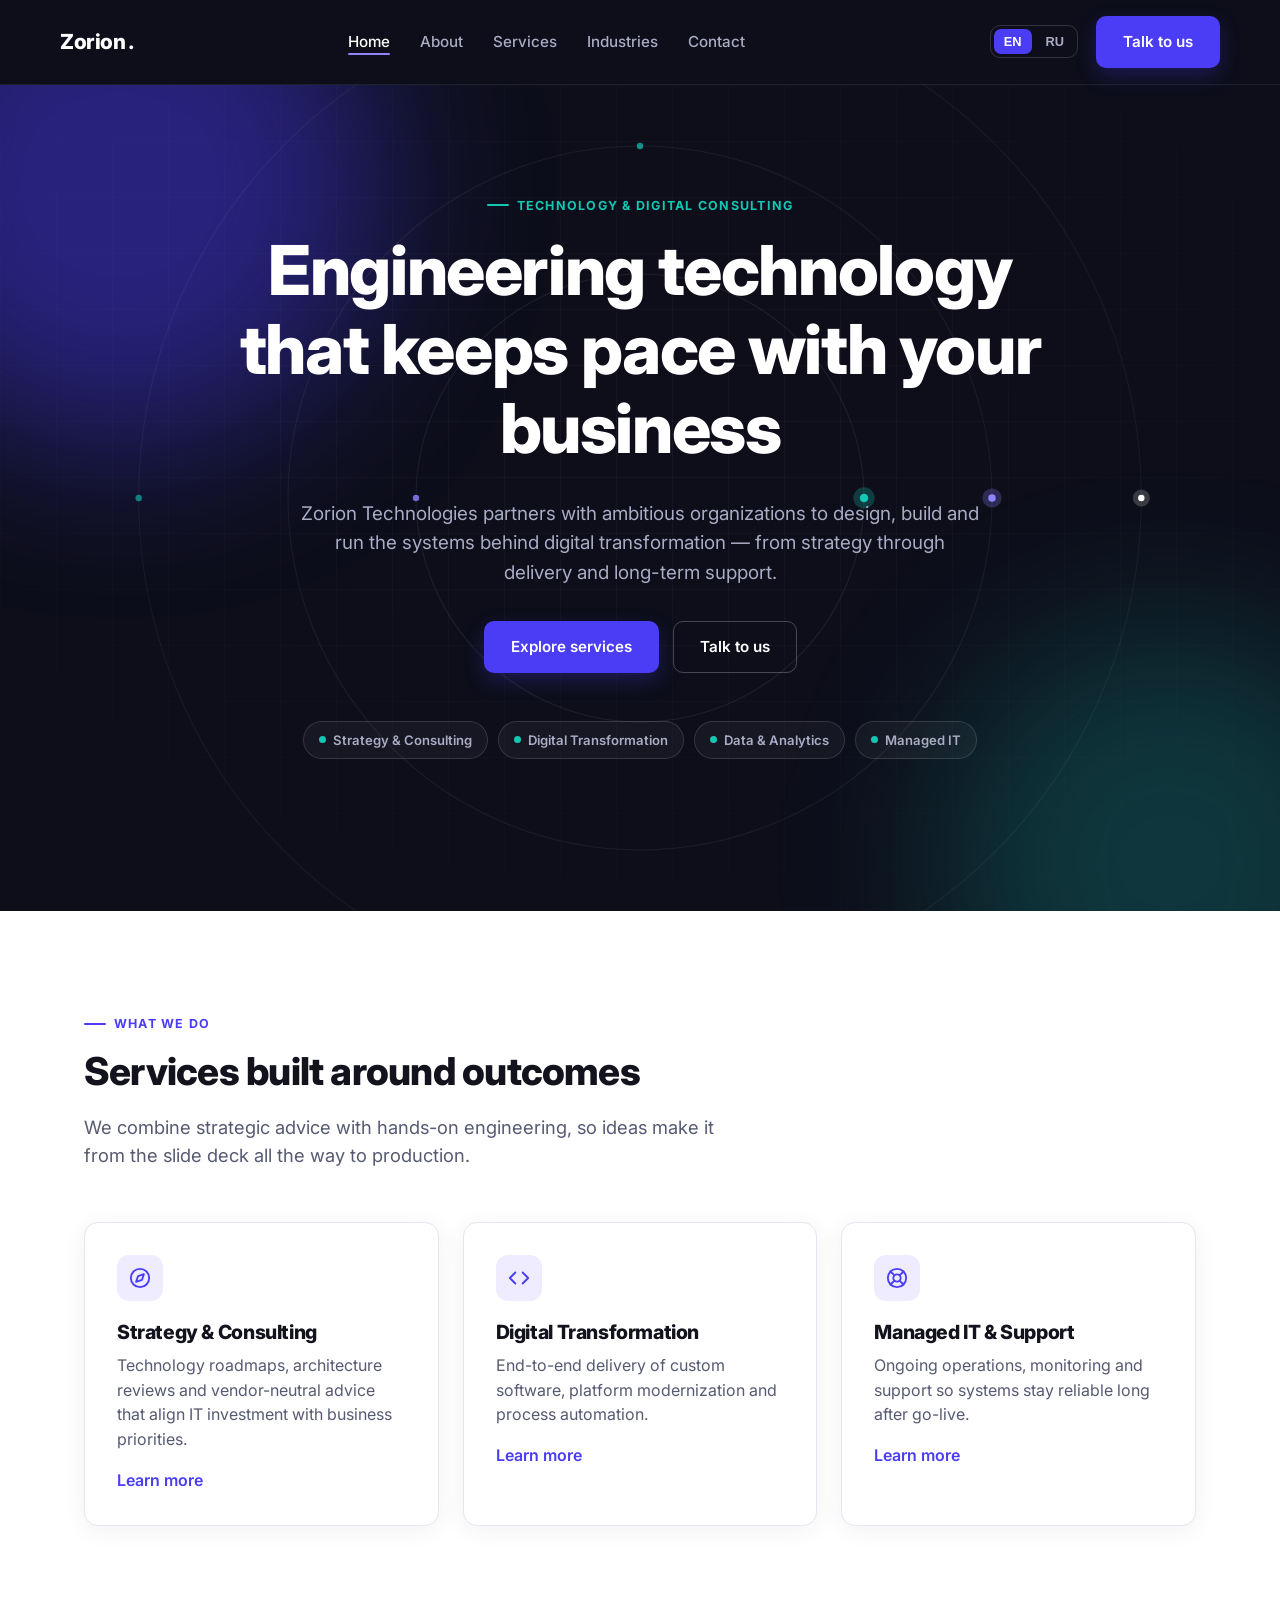
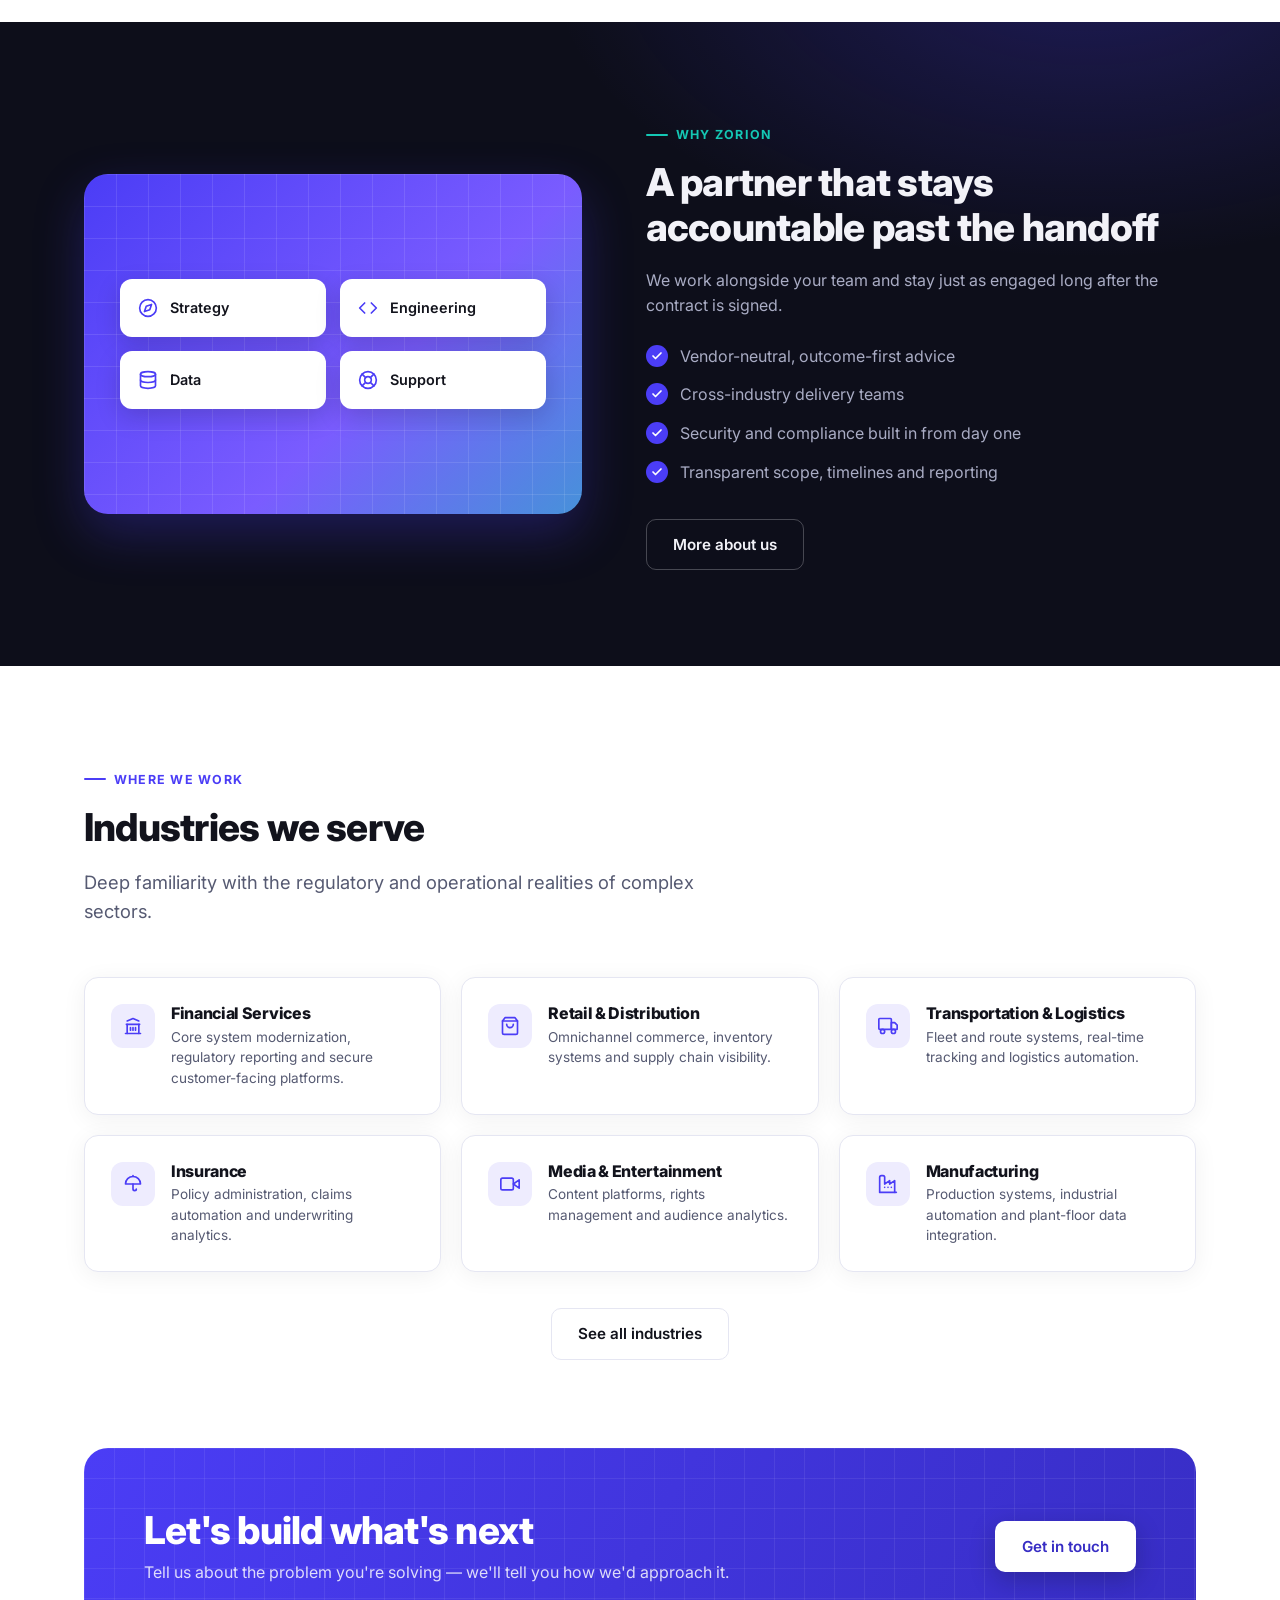
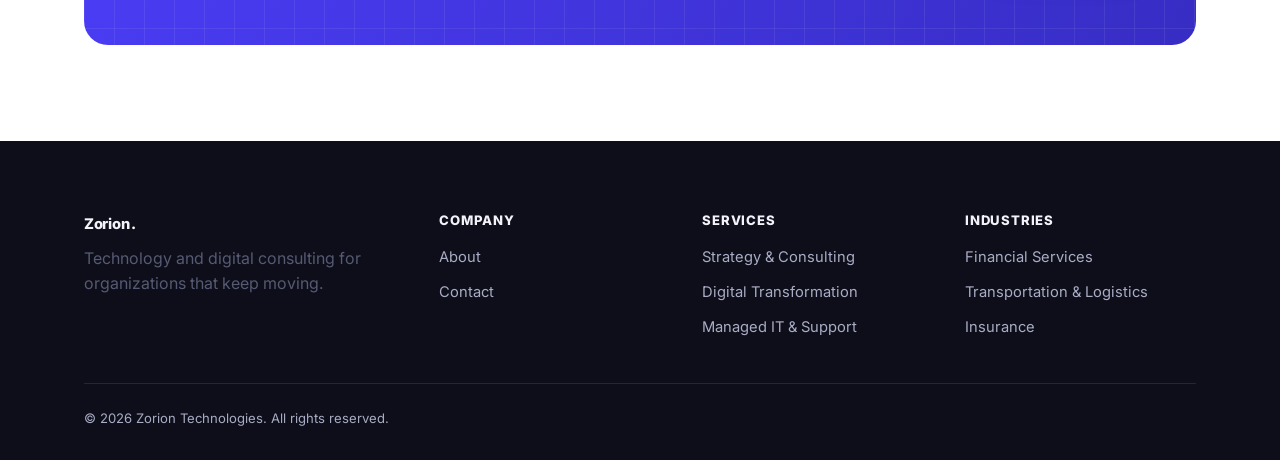
<file: index.html>
<!doctype html>
<html lang="en">
<head>
  <meta charset="UTF-8">
  <meta name="viewport" content="width=device-width, initial-scale=1">
  <title>Zorion Technologies — Technology & Digital Consulting</title>
  <meta name="description" content="Zorion Technologies partners with organizations to design, build and run the systems behind digital transformation.">
  <link rel="preconnect" href="https://fonts.googleapis.com">
  <link rel="preconnect" href="https://fonts.gstatic.com" crossorigin>
  <link href="https://fonts.googleapis.com/css2?family=Inter:wght@400;500;600;700;800&display=swap" rel="stylesheet">
  <link rel="stylesheet" href="assets/css/style.css">
</head>
<body>

  <header class="site-header">
    <div class="container nav">
      <a href="index.html" class="logo">Zorion<span class="logo-dot">.</span></a>
      <ul class="nav-links">
        <li><a href="index.html" aria-current="page" data-i18n="nav.home">Home</a></li>
        <li><a href="about.html" data-i18n="nav.about">About</a></li>
        <li><a href="services.html" data-i18n="nav.services">Services</a></li>
        <li><a href="industries.html" data-i18n="nav.industries">Industries</a></li>
        <li><a href="contact.html" data-i18n="nav.contact">Contact</a></li>
        <li><a href="contact.html" class="btn btn-primary nav-cta-mobile" data-i18n="nav.talkToUs">Talk to us</a></li>
      </ul>
      <div class="nav-right">
        <div class="lang-switch">
          <button type="button" data-lang="en">EN</button>
          <button type="button" data-lang="ru">RU</button>
        </div>
        <a href="contact.html" class="btn btn-primary" data-i18n="nav.talkToUs">Talk to us</a>
        <button class="nav-toggle" aria-label="Menu" aria-expanded="false">
          <span></span><span></span><span></span>
        </button>
      </div>
    </div>
  </header>

  <main>
    <section class="hero">
      <div class="hero-bg" aria-hidden="true">
        <div class="orb orb-1"></div>
        <div class="orb orb-2"></div>
        <svg class="orbits" viewBox="0 0 1200 800" preserveAspectRatio="xMidYMid slice" xmlns="http://www.w3.org/2000/svg">
          <g class="orbit-inner">
            <circle cx="600" cy="400" r="210" fill="none" stroke="rgba(255,255,255,0.07)" stroke-width="1"/>
            <circle cx="810" cy="400" r="10" fill="rgba(20,199,180,0.25)"/>
            <circle cx="810" cy="400" r="4" fill="#14c7b4"/>
            <circle cx="390" cy="400" r="3" fill="rgba(143,131,255,0.8)"/>
          </g>
          <g class="orbit-mid">
            <circle cx="600" cy="400" r="330" fill="none" stroke="rgba(255,255,255,0.06)" stroke-width="1"/>
            <circle cx="930" cy="400" r="9" fill="rgba(143,131,255,0.25)"/>
            <circle cx="930" cy="400" r="3.5" fill="#8f83ff"/>
            <circle cx="600" cy="70" r="3" fill="rgba(20,199,180,0.7)"/>
          </g>
          <g class="orbit-outer">
            <circle cx="600" cy="400" r="470" fill="none" stroke="rgba(255,255,255,0.05)" stroke-width="1"/>
            <circle cx="1070" cy="400" r="8" fill="rgba(255,255,255,0.18)"/>
            <circle cx="1070" cy="400" r="3" fill="#ffffff"/>
            <circle cx="130" cy="400" r="3" fill="rgba(20,199,180,0.6)"/>
          </g>
        </svg>
      </div>
      <div class="container hero-inner">
        <span class="eyebrow" data-i18n="home.heroEyebrow">Technology & Digital Consulting</span>
        <h1 data-i18n="home.heroTitle">Engineering technology that keeps pace with your business</h1>
        <p class="lede" data-i18n="home.heroLede">Zorion Technologies partners with ambitious organizations to design, build and run the systems behind digital transformation — from strategy through delivery and long-term support.</p>
        <div class="hero-actions">
          <a href="services.html" class="btn btn-primary" data-i18n="home.heroBtnPrimary">Explore services</a>
          <a href="contact.html" class="btn btn-outline" data-i18n="home.heroBtnSecondary">Talk to us</a>
        </div>
        <div class="badge-row">
          <span class="badge-pill" data-i18n="home.badge1">Strategy & Consulting</span>
          <span class="badge-pill" data-i18n="home.badge2">Digital Transformation</span>
          <span class="badge-pill" data-i18n="home.badge3">Data & Analytics</span>
          <span class="badge-pill" data-i18n="home.badge4">Managed IT</span>
        </div>
      </div>
    </section>

    <section>
      <div class="container">
        <span class="eyebrow" data-i18n="home.servicesEyebrow">What we do</span>
        <h2 data-i18n="home.servicesTitle">Services built around outcomes</h2>
        <p class="lede" data-i18n="home.servicesLede">We combine strategic advice with hands-on engineering, so ideas make it from the slide deck all the way to production.</p>

        <div class="card-grid">
          <div class="card">
            <div class="card-icon">
              <svg viewBox="0 0 24 24" fill="none" stroke="currentColor" stroke-width="2" stroke-linecap="round" stroke-linejoin="round"><circle cx="12" cy="12" r="10"/><polygon points="16.24 7.76 14.12 14.12 7.76 16.24 9.88 9.88 16.24 7.76"/></svg>
            </div>
            <h3 data-i18n="home.service1Title">Strategy & Consulting</h3>
            <p data-i18n="home.service1Desc">Technology roadmaps, architecture reviews and vendor-neutral advice that align IT investment with business priorities.</p>
            <a href="services.html" data-i18n="home.learnMore">Learn more →</a>
          </div>
          <div class="card">
            <div class="card-icon">
              <svg viewBox="0 0 24 24" fill="none" stroke="currentColor" stroke-width="2" stroke-linecap="round" stroke-linejoin="round"><polyline points="16 18 22 12 16 6"/><polyline points="8 6 2 12 8 18"/></svg>
            </div>
            <h3 data-i18n="home.service2Title">Digital Transformation</h3>
            <p data-i18n="home.service2Desc">End-to-end delivery of custom software, platform modernization and process automation.</p>
            <a href="services.html" data-i18n="home.learnMore">Learn more →</a>
          </div>
          <div class="card">
            <div class="card-icon">
              <svg viewBox="0 0 24 24" fill="none" stroke="currentColor" stroke-width="2" stroke-linecap="round" stroke-linejoin="round"><circle cx="12" cy="12" r="10"/><circle cx="12" cy="12" r="4"/><line x1="4.93" y1="4.93" x2="9.17" y2="9.17"/><line x1="14.83" y1="14.83" x2="19.07" y2="19.07"/><line x1="14.83" y1="9.17" x2="19.07" y2="4.93"/><line x1="4.93" y1="19.07" x2="9.17" y2="14.83"/></svg>
            </div>
            <h3 data-i18n="home.service3Title">Managed IT & Support</h3>
            <p data-i18n="home.service3Desc">Ongoing operations, monitoring and support so systems stay reliable long after go-live.</p>
            <a href="services.html" data-i18n="home.learnMore">Learn more →</a>
          </div>
        </div>
      </div>
    </section>

    <section class="section-dark">
      <div class="container feature-row">
        <div class="feature-media">
          <div class="visual-panel visual-panel--brand">
            <div class="panel-tiles">
              <div class="panel-tile">
                <svg viewBox="0 0 24 24" fill="none" stroke="currentColor" stroke-width="2" stroke-linecap="round" stroke-linejoin="round"><circle cx="12" cy="12" r="10"/><polygon points="16.24 7.76 14.12 14.12 7.76 16.24 9.88 9.88 16.24 7.76"/></svg>
                <span data-i18n="home.whyTile1">Strategy</span>
              </div>
              <div class="panel-tile">
                <svg viewBox="0 0 24 24" fill="none" stroke="currentColor" stroke-width="2" stroke-linecap="round" stroke-linejoin="round"><polyline points="16 18 22 12 16 6"/><polyline points="8 6 2 12 8 18"/></svg>
                <span data-i18n="home.whyTile2">Engineering</span>
              </div>
              <div class="panel-tile">
                <svg viewBox="0 0 24 24" fill="none" stroke="currentColor" stroke-width="2" stroke-linecap="round" stroke-linejoin="round"><ellipse cx="12" cy="5" rx="9" ry="3"/><path d="M21 12c0 1.66-4 3-9 3s-9-1.34-9-3"/><path d="M3 5v14c0 1.66 4 3 9 3s9-1.34 9-3V5"/></svg>
                <span data-i18n="home.whyTile3">Data</span>
              </div>
              <div class="panel-tile">
                <svg viewBox="0 0 24 24" fill="none" stroke="currentColor" stroke-width="2" stroke-linecap="round" stroke-linejoin="round"><circle cx="12" cy="12" r="10"/><circle cx="12" cy="12" r="4"/><line x1="4.93" y1="4.93" x2="9.17" y2="9.17"/><line x1="14.83" y1="14.83" x2="19.07" y2="19.07"/><line x1="14.83" y1="9.17" x2="19.07" y2="4.93"/><line x1="4.93" y1="19.07" x2="9.17" y2="14.83"/></svg>
                <span data-i18n="home.whyTile4">Support</span>
              </div>
            </div>
          </div>
        </div>
        <div>
          <span class="eyebrow" data-i18n="home.whyEyebrow">Why Zorion</span>
          <h2 data-i18n="home.whyTitle">A partner that stays accountable past the handoff</h2>
          <p data-i18n="home.whyLede">We work alongside your team and stay just as engaged long after the contract is signed.</p>
          <ul class="list-check">
            <li data-i18n="home.whyItem1">Vendor-neutral, outcome-first advice</li>
            <li data-i18n="home.whyItem2">Cross-industry delivery teams</li>
            <li data-i18n="home.whyItem3">Security and compliance built in from day one</li>
            <li data-i18n="home.whyItem4">Transparent scope, timelines and reporting</li>
          </ul>
          <div class="hero-actions">
            <a href="about.html" class="btn btn-outline" data-i18n="home.whyBtn">More about us</a>
          </div>
        </div>
      </div>
    </section>

    <section>
      <div class="container">
        <span class="eyebrow" data-i18n="home.industriesEyebrow">Where we work</span>
        <h2 data-i18n="home.industriesTitle">Industries we serve</h2>
        <p class="lede" data-i18n="home.industriesLede">Deep familiarity with the regulatory and operational realities of complex sectors.</p>

        <div class="ind-teaser-grid">
          <a href="industries.html" class="ind-tile">
            <div class="card-icon">
              <svg viewBox="0 0 24 24" fill="none" stroke="currentColor" stroke-width="2" stroke-linecap="round" stroke-linejoin="round"><path d="M3 21h18"/><path d="M4 10h16"/><path d="M5 6l7-3 7 3"/><path d="M5 10v11"/><path d="M19 10v11"/><path d="M9 14v3"/><path d="M12 14v3"/><path d="M15 14v3"/></svg>
            </div>
            <div>
              <h3 data-i18n="industries.i1Title">Financial Services</h3>
              <p data-i18n="industries.i1Desc">Core system modernization, regulatory reporting and secure customer-facing platforms.</p>
            </div>
          </a>
          <a href="industries.html" class="ind-tile">
            <div class="card-icon">
              <svg viewBox="0 0 24 24" fill="none" stroke="currentColor" stroke-width="2" stroke-linecap="round" stroke-linejoin="round"><path d="M6 2L3 6v14a2 2 0 0 0 2 2h14a2 2 0 0 0 2-2V6l-3-4z"/><line x1="3" y1="6" x2="21" y2="6"/><path d="M16 10a4 4 0 0 1-8 0"/></svg>
            </div>
            <div>
              <h3 data-i18n="industries.i2Title">Retail & Distribution</h3>
              <p data-i18n="industries.i2Desc">Omnichannel commerce, inventory systems and supply chain visibility.</p>
            </div>
          </a>
          <a href="industries.html" class="ind-tile">
            <div class="card-icon">
              <svg viewBox="0 0 24 24" fill="none" stroke="currentColor" stroke-width="2" stroke-linecap="round" stroke-linejoin="round"><rect x="1" y="3" width="15" height="13" rx="1"/><polygon points="16 8 20 8 23 11 23 16 16 16 16 8"/><circle cx="5.5" cy="18.5" r="2.5"/><circle cx="18.5" cy="18.5" r="2.5"/></svg>
            </div>
            <div>
              <h3 data-i18n="industries.i3Title">Transportation & Logistics</h3>
              <p data-i18n="industries.i3Desc">Fleet and route systems, real-time tracking and logistics automation.</p>
            </div>
          </a>
          <a href="industries.html" class="ind-tile">
            <div class="card-icon">
              <svg viewBox="0 0 24 24" fill="none" stroke="currentColor" stroke-width="2" stroke-linecap="round" stroke-linejoin="round"><path d="M12 3a9 9 0 0 1 9 9H3a9 9 0 0 1 9-9z"/><path d="M12 12v6a2 2 0 0 0 4 0"/><line x1="12" y1="2" x2="12" y2="3"/></svg>
            </div>
            <div>
              <h3 data-i18n="industries.i4Title">Insurance</h3>
              <p data-i18n="industries.i4Desc">Policy administration, claims automation and underwriting analytics.</p>
            </div>
          </a>
          <a href="industries.html" class="ind-tile">
            <div class="card-icon">
              <svg viewBox="0 0 24 24" fill="none" stroke="currentColor" stroke-width="2" stroke-linecap="round" stroke-linejoin="round"><polygon points="23 7 16 12 23 17 23 7"/><rect x="1" y="5" width="15" height="14" rx="2"/></svg>
            </div>
            <div>
              <h3 data-i18n="industries.i5Title">Media & Entertainment</h3>
              <p data-i18n="industries.i5Desc">Content platforms, rights management and audience analytics.</p>
            </div>
          </a>
          <a href="industries.html" class="ind-tile">
            <div class="card-icon">
              <svg viewBox="0 0 24 24" fill="none" stroke="currentColor" stroke-width="2" stroke-linecap="round" stroke-linejoin="round"><path d="M2 22h20"/><path d="M20 22V8l-6 4V8l-6 4V4a2 2 0 0 0-2-2H4a2 2 0 0 0-2 2v18"/><path d="M8 16h.01"/><path d="M12 16h.01"/><path d="M16 16h.01"/></svg>
            </div>
            <div>
              <h3 data-i18n="industries.i6Title">Manufacturing</h3>
              <p data-i18n="industries.i6Desc">Production systems, industrial automation and plant-floor data integration.</p>
            </div>
          </a>
        </div>

        <div class="hero-actions actions-center" style="margin-top:36px;">
          <a href="industries.html" class="btn btn-outline" data-i18n="home.industriesBtn">See all industries</a>
        </div>

        <div class="cta-band cta-follow">
          <div>
            <h2 data-i18n="home.ctaTitle">Let's build what's next</h2>
            <p data-i18n="home.ctaLede">Tell us about the problem you're solving — we'll tell you how we'd approach it.</p>
          </div>
          <a href="contact.html" class="btn btn-primary" data-i18n="home.ctaBtn">Get in touch</a>
        </div>
      </div>
    </section>
  </main>

  <footer class="site-footer">
    <div class="container">
      <div class="footer-grid">
        <div>
          <a href="index.html" class="logo">Zorion<span class="logo-dot">.</span></a>
          <p data-i18n="footer.tagline">Technology and digital consulting for organizations that keep moving.</p>
        </div>
        <div>
          <h4 data-i18n="footer.colCompany">Company</h4>
          <ul>
            <li><a href="about.html" data-i18n="nav.about">About</a></li>
            <li><a href="contact.html" data-i18n="nav.contact">Contact</a></li>
          </ul>
        </div>
        <div>
          <h4 data-i18n="footer.colServices">Services</h4>
          <ul>
            <li><a href="services.html" data-i18n="home.service1Title">Strategy & Consulting</a></li>
            <li><a href="services.html" data-i18n="home.service2Title">Digital Transformation</a></li>
            <li><a href="services.html" data-i18n="home.service3Title">Managed IT & Support</a></li>
          </ul>
        </div>
        <div>
          <h4 data-i18n="footer.colIndustries">Industries</h4>
          <ul>
            <li><a href="industries.html" data-i18n="home.ind1">Financial Services</a></li>
            <li><a href="industries.html" data-i18n="home.ind3">Transportation & Logistics</a></li>
            <li><a href="industries.html" data-i18n="home.ind4">Insurance</a></li>
          </ul>
        </div>
      </div>
      <div class="footer-bottom">
        <span data-i18n="footer.copyright">© 2026 Zorion Technologies. All rights reserved.</span>
      </div>
    </div>
  </footer>

  <script src="assets/js/i18n-data.js"></script>
  <script src="assets/js/main.js"></script>
</body>
</html>
</file>
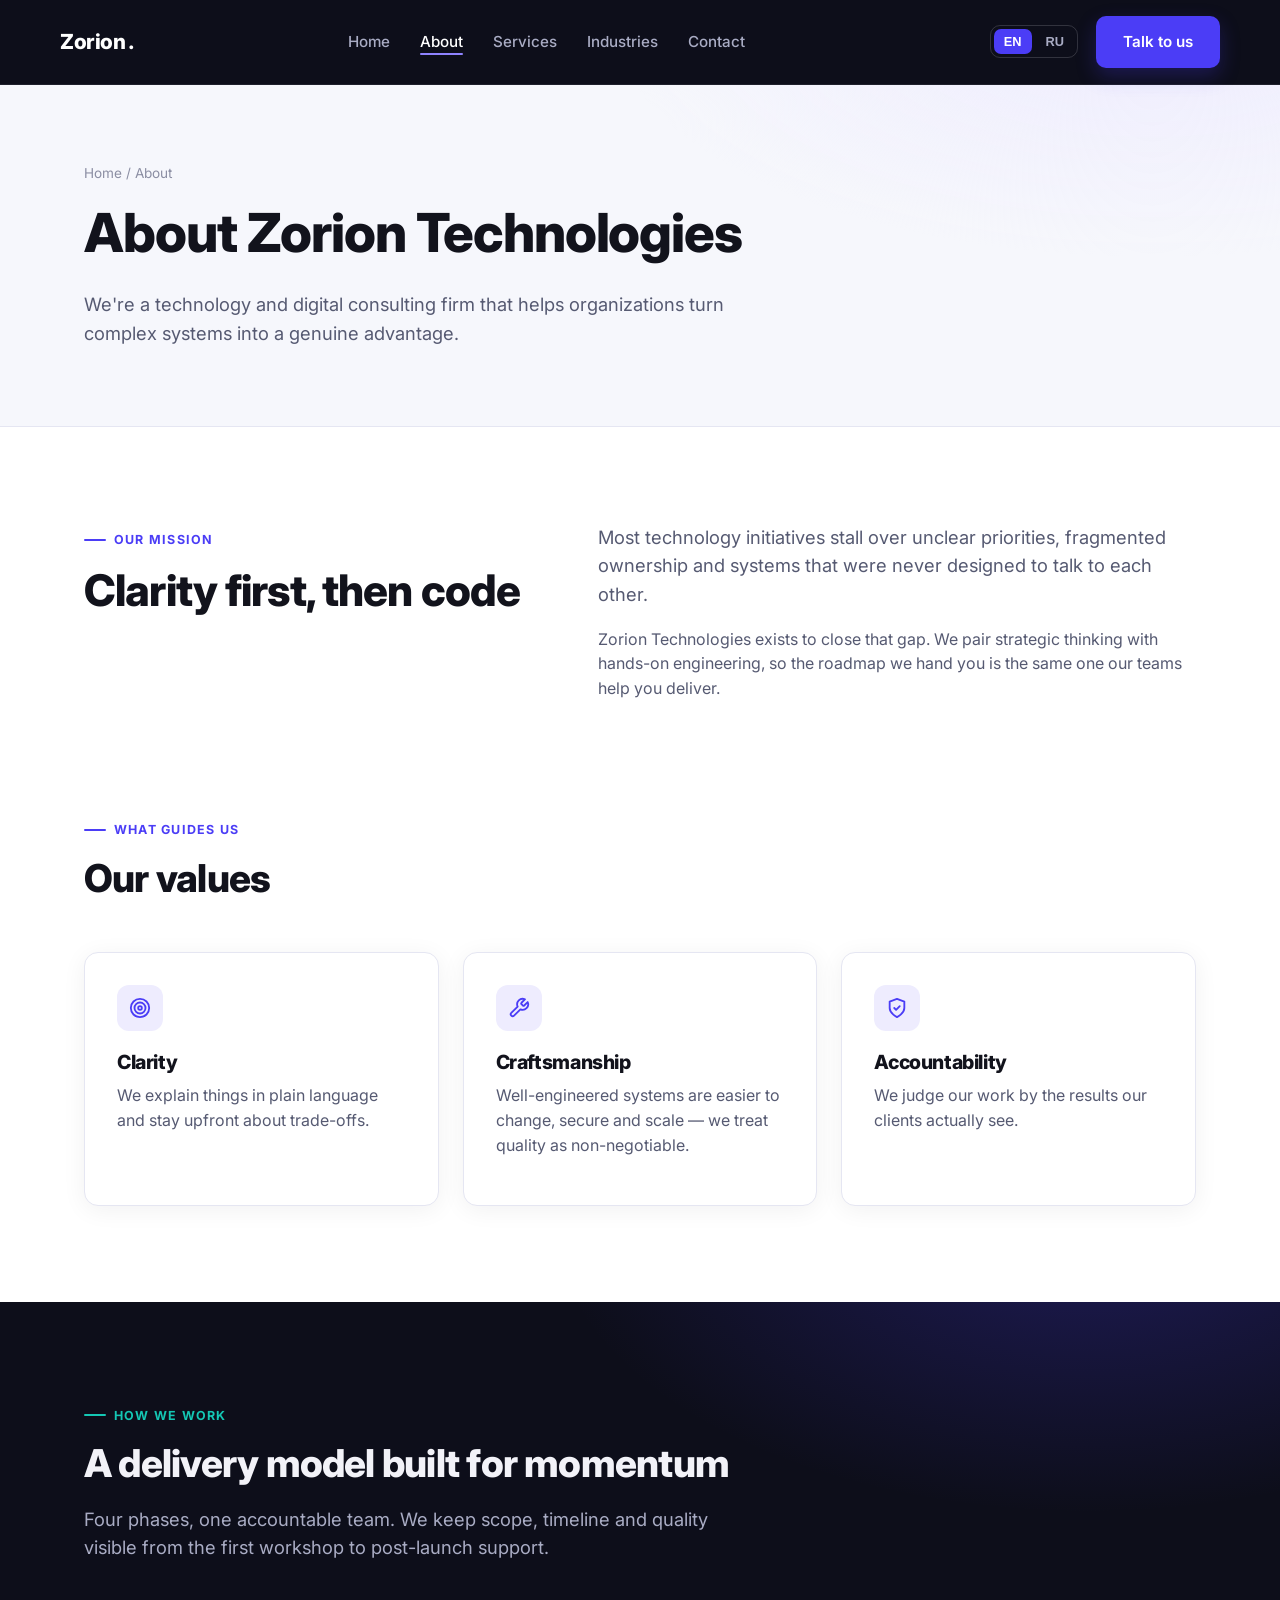
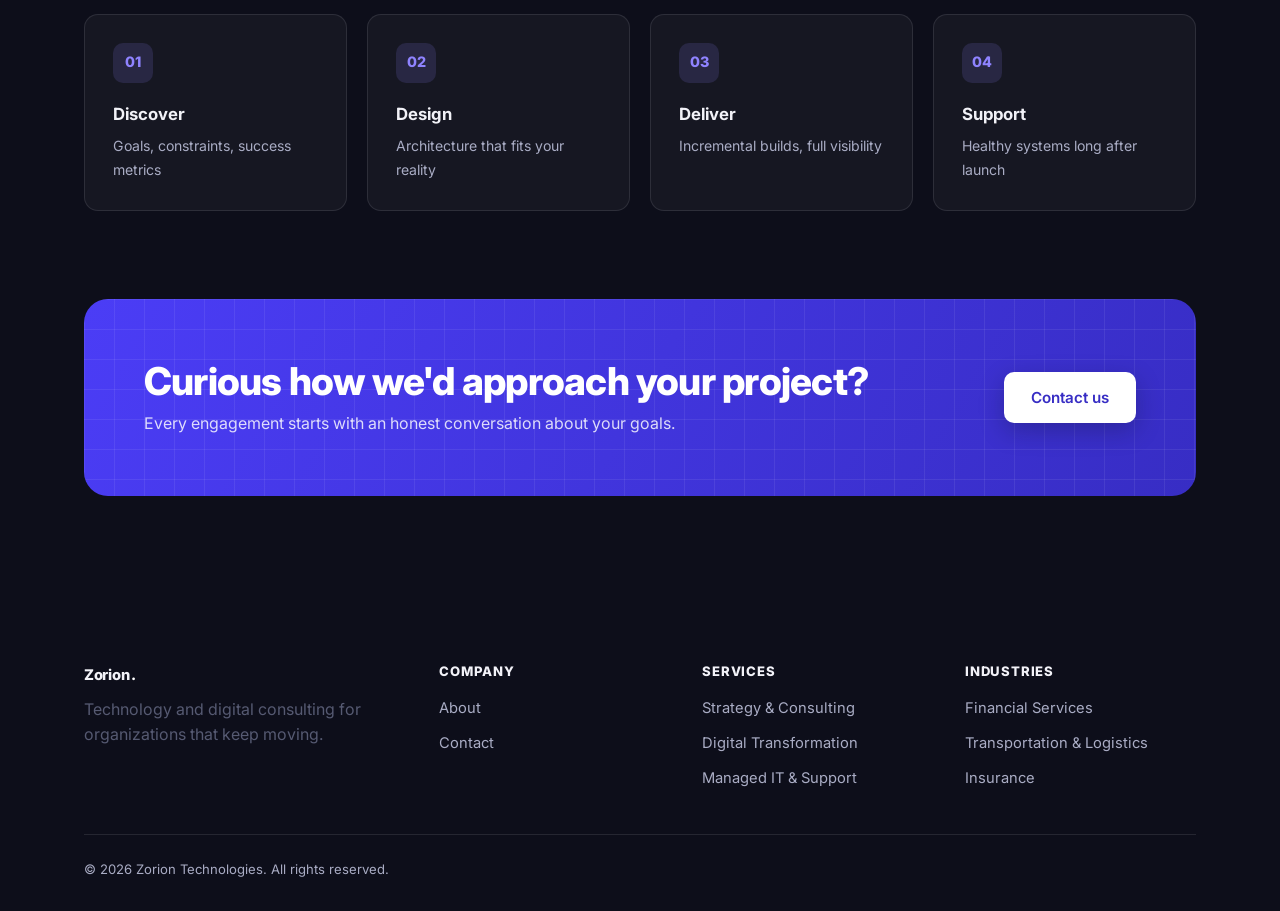
<file: about.html>
<!doctype html>
<html lang="en">
<head>
  <meta charset="UTF-8">
  <meta name="viewport" content="width=device-width, initial-scale=1">
  <title>About — Zorion Technologies</title>
  <meta name="description" content="Zorion Technologies is a technology and digital consulting firm helping organizations turn complex systems into an advantage.">
  <link rel="preconnect" href="https://fonts.googleapis.com">
  <link rel="preconnect" href="https://fonts.gstatic.com" crossorigin>
  <link href="https://fonts.googleapis.com/css2?family=Inter:wght@400;500;600;700;800&display=swap" rel="stylesheet">
  <link rel="stylesheet" href="assets/css/style.css">
</head>
<body>

  <header class="site-header">
    <div class="container nav">
      <a href="index.html" class="logo">Zorion<span class="logo-dot">.</span></a>
      <ul class="nav-links">
        <li><a href="index.html" data-i18n="nav.home">Home</a></li>
        <li><a href="about.html" aria-current="page" data-i18n="nav.about">About</a></li>
        <li><a href="services.html" data-i18n="nav.services">Services</a></li>
        <li><a href="industries.html" data-i18n="nav.industries">Industries</a></li>
        <li><a href="contact.html" data-i18n="nav.contact">Contact</a></li>
        <li><a href="contact.html" class="btn btn-primary nav-cta-mobile" data-i18n="nav.talkToUs">Talk to us</a></li>
      </ul>
      <div class="nav-right">
        <div class="lang-switch">
          <button type="button" data-lang="en">EN</button>
          <button type="button" data-lang="ru">RU</button>
        </div>
        <a href="contact.html" class="btn btn-primary" data-i18n="nav.talkToUs">Talk to us</a>
        <button class="nav-toggle" aria-label="Menu" aria-expanded="false">
          <span></span><span></span><span></span>
        </button>
      </div>
    </div>
  </header>

  <main>
    <section class="page-hero">
      <div class="container">
        <div class="breadcrumb"><a href="index.html" data-i18n="nav.home">Home</a> / <span data-i18n="about.breadcrumb">About</span></div>
        <h1 data-i18n="about.heroTitle">About Zorion Technologies</h1>
        <p class="lede" data-i18n="about.heroLede">We're a technology and digital consulting firm that helps organizations turn complex systems into a genuine advantage.</p>
      </div>
    </section>

    <section>
      <div class="container">
        <div class="statement-grid">
          <div>
            <span class="eyebrow" data-i18n="about.missionEyebrow">Our mission</span>
            <h2 data-i18n="about.missionTitle">Clarity first, then code</h2>
          </div>
          <div>
            <p class="lede" data-i18n="about.missionText1">Most technology initiatives stall over unclear priorities, fragmented ownership and systems that were never designed to talk to each other.</p>
            <p data-i18n="about.missionText2">Zorion Technologies exists to close that gap. We pair strategic thinking with hands-on engineering, so the roadmap we hand you is the same one our teams help you deliver.</p>
          </div>
        </div>

        <div class="values-block">
          <span class="eyebrow" data-i18n="about.valuesEyebrow">What guides us</span>
          <h2 data-i18n="about.valuesTitle">Our values</h2>
        </div>

        <div class="card-grid">
          <div class="card">
            <div class="card-icon">
              <svg viewBox="0 0 24 24" fill="none" stroke="currentColor" stroke-width="2" stroke-linecap="round" stroke-linejoin="round"><circle cx="12" cy="12" r="10"/><circle cx="12" cy="12" r="6"/><circle cx="12" cy="12" r="2"/></svg>
            </div>
            <h3 data-i18n="about.value1Title">Clarity</h3>
            <p data-i18n="about.value1Desc">We explain things in plain language and stay upfront about trade-offs.</p>
          </div>
          <div class="card">
            <div class="card-icon">
              <svg viewBox="0 0 24 24" fill="none" stroke="currentColor" stroke-width="2" stroke-linecap="round" stroke-linejoin="round"><path d="M14.7 6.3a1 1 0 0 0 0 1.4l1.6 1.6a1 1 0 0 0 1.4 0l3.77-3.77a6 6 0 0 1-7.94 7.94l-6.91 6.91a2.12 2.12 0 0 1-3-3l6.91-6.91a6 6 0 0 1 7.94-7.94l-3.76 3.76z"/></svg>
            </div>
            <h3 data-i18n="about.value2Title">Craftsmanship</h3>
            <p data-i18n="about.value2Desc">Well-engineered systems are easier to change, secure and scale — we treat quality as non-negotiable.</p>
          </div>
          <div class="card">
            <div class="card-icon">
              <svg viewBox="0 0 24 24" fill="none" stroke="currentColor" stroke-width="2" stroke-linecap="round" stroke-linejoin="round"><path d="M12 22s8-4 8-10V5l-8-3-8 3v7c0 6 8 10 8 10z"/><polyline points="9 12 11 14 15 10"/></svg>
            </div>
            <h3 data-i18n="about.value3Title">Accountability</h3>
            <p data-i18n="about.value3Desc">We judge our work by the results our clients actually see.</p>
          </div>
        </div>
      </div>
    </section>

    <section class="section-dark">
      <div class="container">
        <span class="eyebrow" data-i18n="about.approachEyebrow">How we work</span>
        <h2 data-i18n="about.approachTitle">A delivery model built for momentum</h2>
        <p class="lede" data-i18n="about.approachLede">Four phases, one accountable team. We keep scope, timeline and quality visible from the first workshop to post-launch support.</p>

        <div class="step-row">
          <div class="step-card">
            <div class="step-num">01</div>
            <strong data-i18n="about.step1Title">Discover</strong>
            <small data-i18n="about.step1Sub">Goals, constraints, success metrics</small>
          </div>
          <div class="step-card">
            <div class="step-num">02</div>
            <strong data-i18n="about.step2Title">Design</strong>
            <small data-i18n="about.step2Sub">Architecture that fits your reality</small>
          </div>
          <div class="step-card">
            <div class="step-num">03</div>
            <strong data-i18n="about.step3Title">Deliver</strong>
            <small data-i18n="about.step3Sub">Incremental builds, full visibility</small>
          </div>
          <div class="step-card">
            <div class="step-num">04</div>
            <strong data-i18n="about.step4Title">Support</strong>
            <small data-i18n="about.step4Sub">Healthy systems long after launch</small>
          </div>
        </div>
        <div class="cta-band cta-follow">
          <div>
            <h2 data-i18n="about.ctaTitle">Curious how we'd approach your project?</h2>
            <p data-i18n="about.ctaLede">Every engagement starts with an honest conversation about your goals.</p>
          </div>
          <a href="contact.html" class="btn btn-primary" data-i18n="about.ctaBtn">Contact us</a>
        </div>
      </div>
    </section>
  </main>

  <footer class="site-footer">
    <div class="container">
      <div class="footer-grid">
        <div>
          <a href="index.html" class="logo">Zorion<span class="logo-dot">.</span></a>
          <p data-i18n="footer.tagline">Technology and digital consulting for organizations that keep moving.</p>
        </div>
        <div>
          <h4 data-i18n="footer.colCompany">Company</h4>
          <ul>
            <li><a href="about.html" data-i18n="nav.about">About</a></li>
            <li><a href="contact.html" data-i18n="nav.contact">Contact</a></li>
          </ul>
        </div>
        <div>
          <h4 data-i18n="footer.colServices">Services</h4>
          <ul>
            <li><a href="services.html" data-i18n="home.service1Title">Strategy & Consulting</a></li>
            <li><a href="services.html" data-i18n="home.service2Title">Digital Transformation</a></li>
            <li><a href="services.html" data-i18n="home.service3Title">Managed IT & Support</a></li>
          </ul>
        </div>
        <div>
          <h4 data-i18n="footer.colIndustries">Industries</h4>
          <ul>
            <li><a href="industries.html" data-i18n="home.ind1">Financial Services</a></li>
            <li><a href="industries.html" data-i18n="home.ind3">Transportation & Logistics</a></li>
            <li><a href="industries.html" data-i18n="home.ind4">Insurance</a></li>
          </ul>
        </div>
      </div>
      <div class="footer-bottom">
        <span data-i18n="footer.copyright">© 2026 Zorion Technologies. All rights reserved.</span>
      </div>
    </div>
  </footer>

  <script src="assets/js/i18n-data.js"></script>
  <script src="assets/js/main.js"></script>
</body>
</html>
</file>
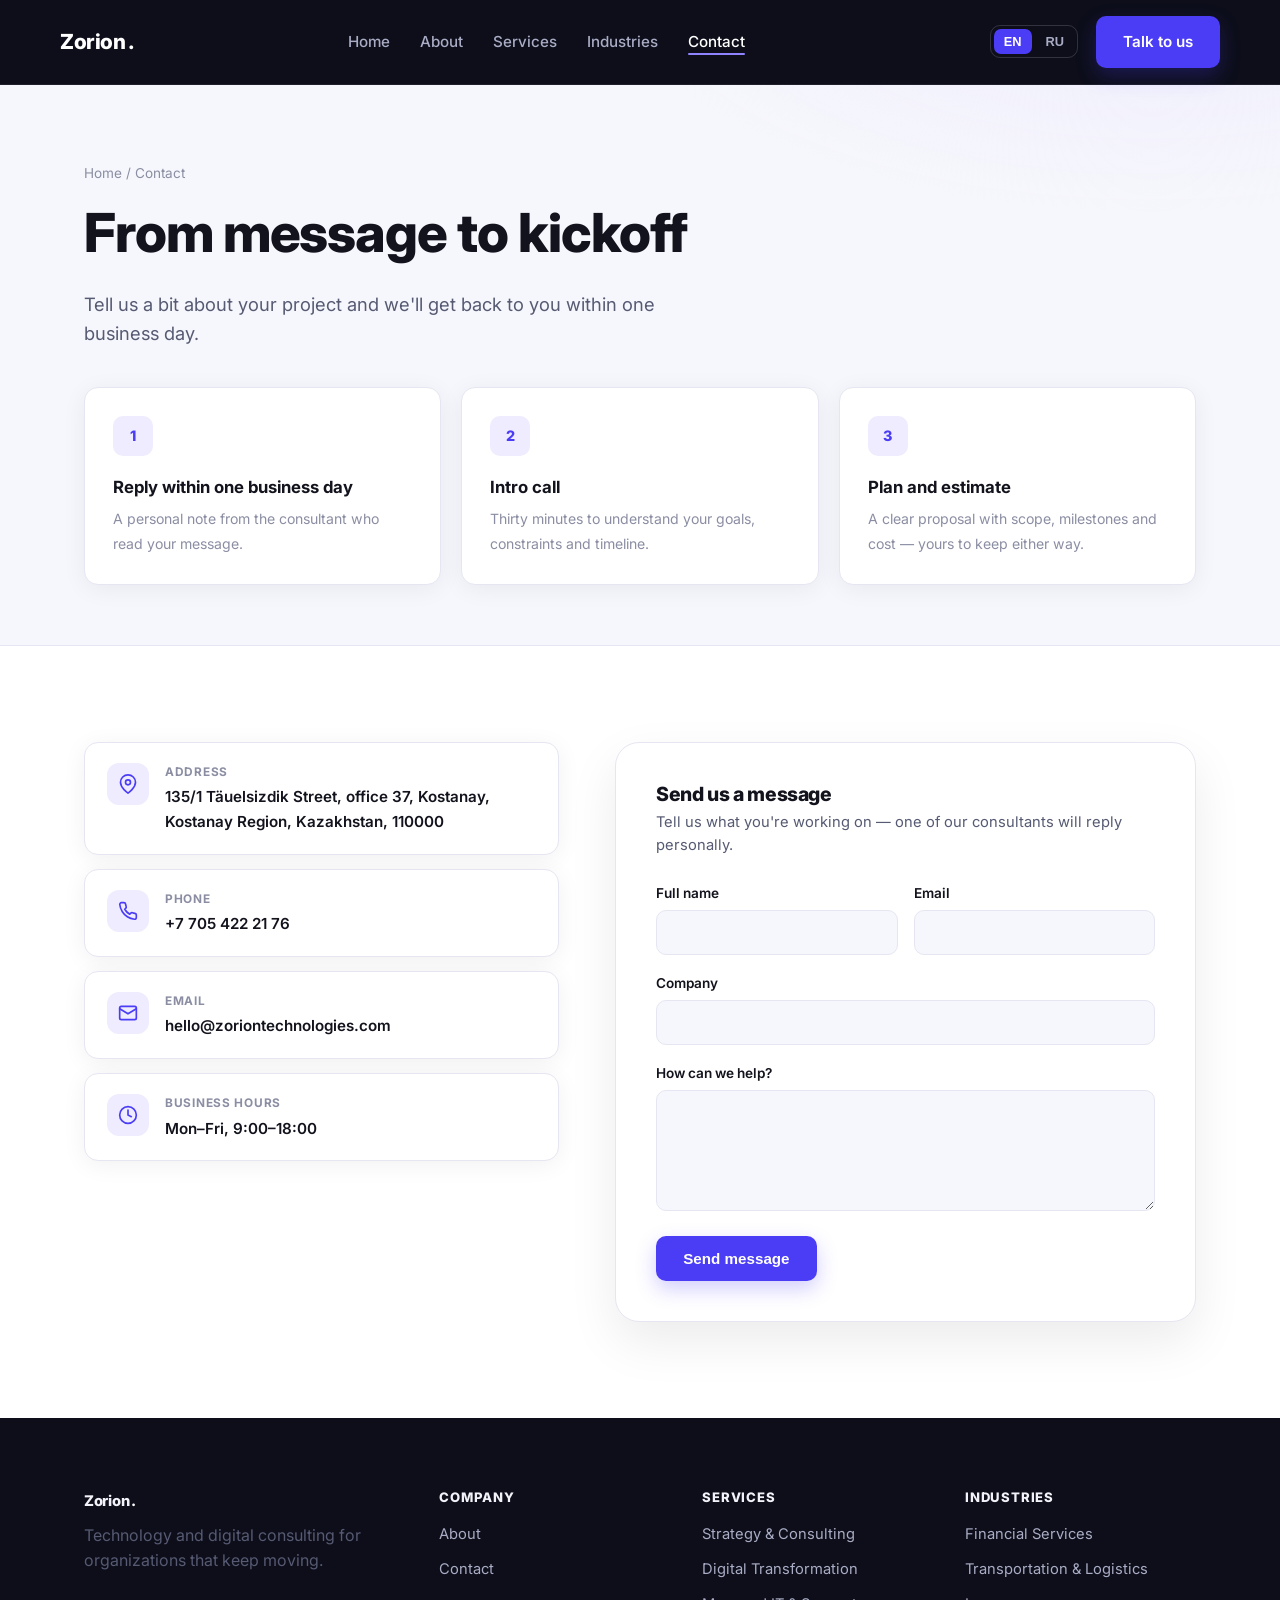
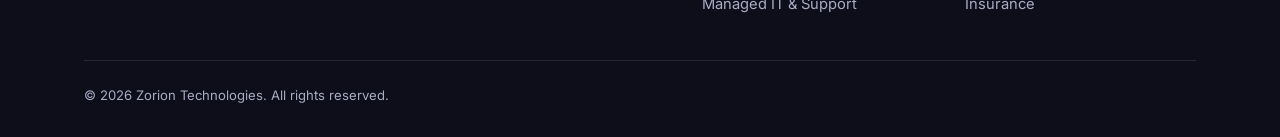
<file: contact.html>
<!doctype html>
<html lang="en">
<head>
  <meta charset="UTF-8">
  <meta name="viewport" content="width=device-width, initial-scale=1">
  <title>Contact — Zorion Technologies</title>
  <meta name="description" content="Get in touch with Zorion Technologies.">
  <link rel="preconnect" href="https://fonts.googleapis.com">
  <link rel="preconnect" href="https://fonts.gstatic.com" crossorigin>
  <link href="https://fonts.googleapis.com/css2?family=Inter:wght@400;500;600;700;800&display=swap" rel="stylesheet">
  <link rel="stylesheet" href="assets/css/style.css">
</head>
<body>

  <header class="site-header">
    <div class="container nav">
      <a href="index.html" class="logo">Zorion<span class="logo-dot">.</span></a>
      <ul class="nav-links">
        <li><a href="index.html" data-i18n="nav.home">Home</a></li>
        <li><a href="about.html" data-i18n="nav.about">About</a></li>
        <li><a href="services.html" data-i18n="nav.services">Services</a></li>
        <li><a href="industries.html" data-i18n="nav.industries">Industries</a></li>
        <li><a href="contact.html" aria-current="page" data-i18n="nav.contact">Contact</a></li>
        <li><a href="contact.html" class="btn btn-primary nav-cta-mobile" data-i18n="nav.talkToUs">Talk to us</a></li>
      </ul>
      <div class="nav-right">
        <div class="lang-switch">
          <button type="button" data-lang="en">EN</button>
          <button type="button" data-lang="ru">RU</button>
        </div>
        <a href="contact.html" class="btn btn-primary" data-i18n="nav.talkToUs">Talk to us</a>
        <button class="nav-toggle" aria-label="Menu" aria-expanded="false">
          <span></span><span></span><span></span>
        </button>
      </div>
    </div>
  </header>

  <main>
    <section class="page-hero">
      <div class="container">
        <div class="breadcrumb"><a href="index.html" data-i18n="nav.home">Home</a> / <span data-i18n="contact.breadcrumb">Contact</span></div>
        <h1 data-i18n="contact.nextTitle">From message to kickoff</h1>
        <p class="lede" data-i18n="contact.heroLede">Tell us a bit about your project and we'll get back to you within one business day.</p>

        <div class="step-row step-row--3">
          <div class="step-card">
            <div class="step-num">1</div>
            <strong data-i18n="contact.n1Title">Reply within one business day</strong>
            <small data-i18n="contact.n1Desc">A personal note from the consultant who read your message.</small>
          </div>
          <div class="step-card">
            <div class="step-num">2</div>
            <strong data-i18n="contact.n2Title">Intro call</strong>
            <small data-i18n="contact.n2Desc">Thirty minutes to understand your goals, constraints and timeline.</small>
          </div>
          <div class="step-card">
            <div class="step-num">3</div>
            <strong data-i18n="contact.n3Title">Plan and estimate</strong>
            <small data-i18n="contact.n3Desc">A clear proposal with scope, milestones and cost — yours to keep either way.</small>
          </div>
        </div>
      </div>
    </section>

    <section>
      <div class="container contact-grid">
        <div>
          <div class="channel-list">
            <div class="channel-card">
              <div class="card-icon">
                <svg viewBox="0 0 24 24" fill="none" stroke="currentColor" stroke-width="2" stroke-linecap="round" stroke-linejoin="round"><path d="M21 10c0 7-9 13-9 13s-9-6-9-13a9 9 0 0 1 18 0z"/><circle cx="12" cy="10" r="3"/></svg>
              </div>
              <div>
                <span class="label" data-i18n="contact.detailAddress">Address</span>
                <span class="value" data-i18n="contact.detailAddressValue">135/1 Täuelsizdik Street, office 37, Kostanay, Kostanay Region, Kazakhstan, 110000</span>
              </div>
            </div>
            <div class="channel-card">
              <div class="card-icon">
                <svg viewBox="0 0 24 24" fill="none" stroke="currentColor" stroke-width="2" stroke-linecap="round" stroke-linejoin="round"><path d="M22 16.92v3a2 2 0 0 1-2.18 2 19.79 19.79 0 0 1-8.63-3.07 19.5 19.5 0 0 1-6-6 19.79 19.79 0 0 1-3.07-8.67A2 2 0 0 1 4.11 2h3a2 2 0 0 1 2 1.72 12.84 12.84 0 0 0 .7 2.81 2 2 0 0 1-.45 2.11L8.09 9.91a16 16 0 0 0 6 6l1.27-1.27a2 2 0 0 1 2.11-.45 12.84 12.84 0 0 0 2.81.7A2 2 0 0 1 22 16.92z"/></svg>
              </div>
              <div>
                <span class="label" data-i18n="contact.detailPhone">Phone</span>
                <span class="value" data-i18n="contact.detailPhoneValue">+7 705 422 21 76</span>
              </div>
            </div>
            <div class="channel-card">
              <div class="card-icon">
                <svg viewBox="0 0 24 24" fill="none" stroke="currentColor" stroke-width="2" stroke-linecap="round" stroke-linejoin="round"><rect x="2" y="4" width="20" height="16" rx="2"/><path d="m22 7-10 6L2 7"/></svg>
              </div>
              <div>
                <span class="label" data-i18n="contact.detailEmail">Email</span>
                <span class="value" data-i18n="contact.detailEmailValue">hello@zoriontechnologies.com</span>
              </div>
            </div>
            <div class="channel-card">
              <div class="card-icon">
                <svg viewBox="0 0 24 24" fill="none" stroke="currentColor" stroke-width="2" stroke-linecap="round" stroke-linejoin="round"><circle cx="12" cy="12" r="10"/><polyline points="12 6 12 12 16 14"/></svg>
              </div>
              <div>
                <span class="label" data-i18n="contact.detailHours">Business hours</span>
                <span class="value" data-i18n="contact.detailHoursValue">Mon–Fri, 9:00–18:00</span>
              </div>
            </div>
          </div>
        </div>

        <div>
          <div class="form-card">
            <h3 data-i18n="contact.formTitle">Send us a message</h3>
            <p class="form-sub" data-i18n="contact.formSub">Tell us what you're working on — one of our consultants will reply personally.</p>
            <form id="contact-form">
              <div class="form-row">
                <div class="form-field">
                  <label for="name" data-i18n="contact.formName">Full name</label>
                  <input type="text" id="name" name="name" required>
                </div>
                <div class="form-field">
                  <label for="email" data-i18n="contact.formEmail">Email</label>
                  <input type="email" id="email" name="email" required>
                </div>
              </div>
              <div class="form-field">
                <label for="company" data-i18n="contact.formCompany">Company</label>
                <input type="text" id="company" name="company">
              </div>
              <div class="form-field">
                <label for="message" data-i18n="contact.formMessage">How can we help?</label>
                <textarea id="message" name="message" rows="5" required></textarea>
              </div>
              <button type="submit" class="btn btn-primary" data-i18n="contact.formSubmit">Send message</button>
            </form>
          </div>
        </div>
      </div>
    </section>

  </main>

  <footer class="site-footer">
    <div class="container">
      <div class="footer-grid">
        <div>
          <a href="index.html" class="logo">Zorion<span class="logo-dot">.</span></a>
          <p data-i18n="footer.tagline">Technology and digital consulting for organizations that keep moving.</p>
        </div>
        <div>
          <h4 data-i18n="footer.colCompany">Company</h4>
          <ul>
            <li><a href="about.html" data-i18n="nav.about">About</a></li>
            <li><a href="contact.html" data-i18n="nav.contact">Contact</a></li>
          </ul>
        </div>
        <div>
          <h4 data-i18n="footer.colServices">Services</h4>
          <ul>
            <li><a href="services.html" data-i18n="home.service1Title">Strategy & Consulting</a></li>
            <li><a href="services.html" data-i18n="home.service2Title">Digital Transformation</a></li>
            <li><a href="services.html" data-i18n="home.service3Title">Managed IT & Support</a></li>
          </ul>
        </div>
        <div>
          <h4 data-i18n="footer.colIndustries">Industries</h4>
          <ul>
            <li><a href="industries.html" data-i18n="home.ind1">Financial Services</a></li>
            <li><a href="industries.html" data-i18n="home.ind3">Transportation & Logistics</a></li>
            <li><a href="industries.html" data-i18n="home.ind4">Insurance</a></li>
          </ul>
        </div>
      </div>
      <div class="footer-bottom">
        <span data-i18n="footer.copyright">© 2026 Zorion Technologies. All rights reserved.</span>
      </div>
    </div>
  </footer>

  <script src="assets/js/i18n-data.js"></script>
  <script src="assets/js/main.js"></script>
</body>
</html>
</file>
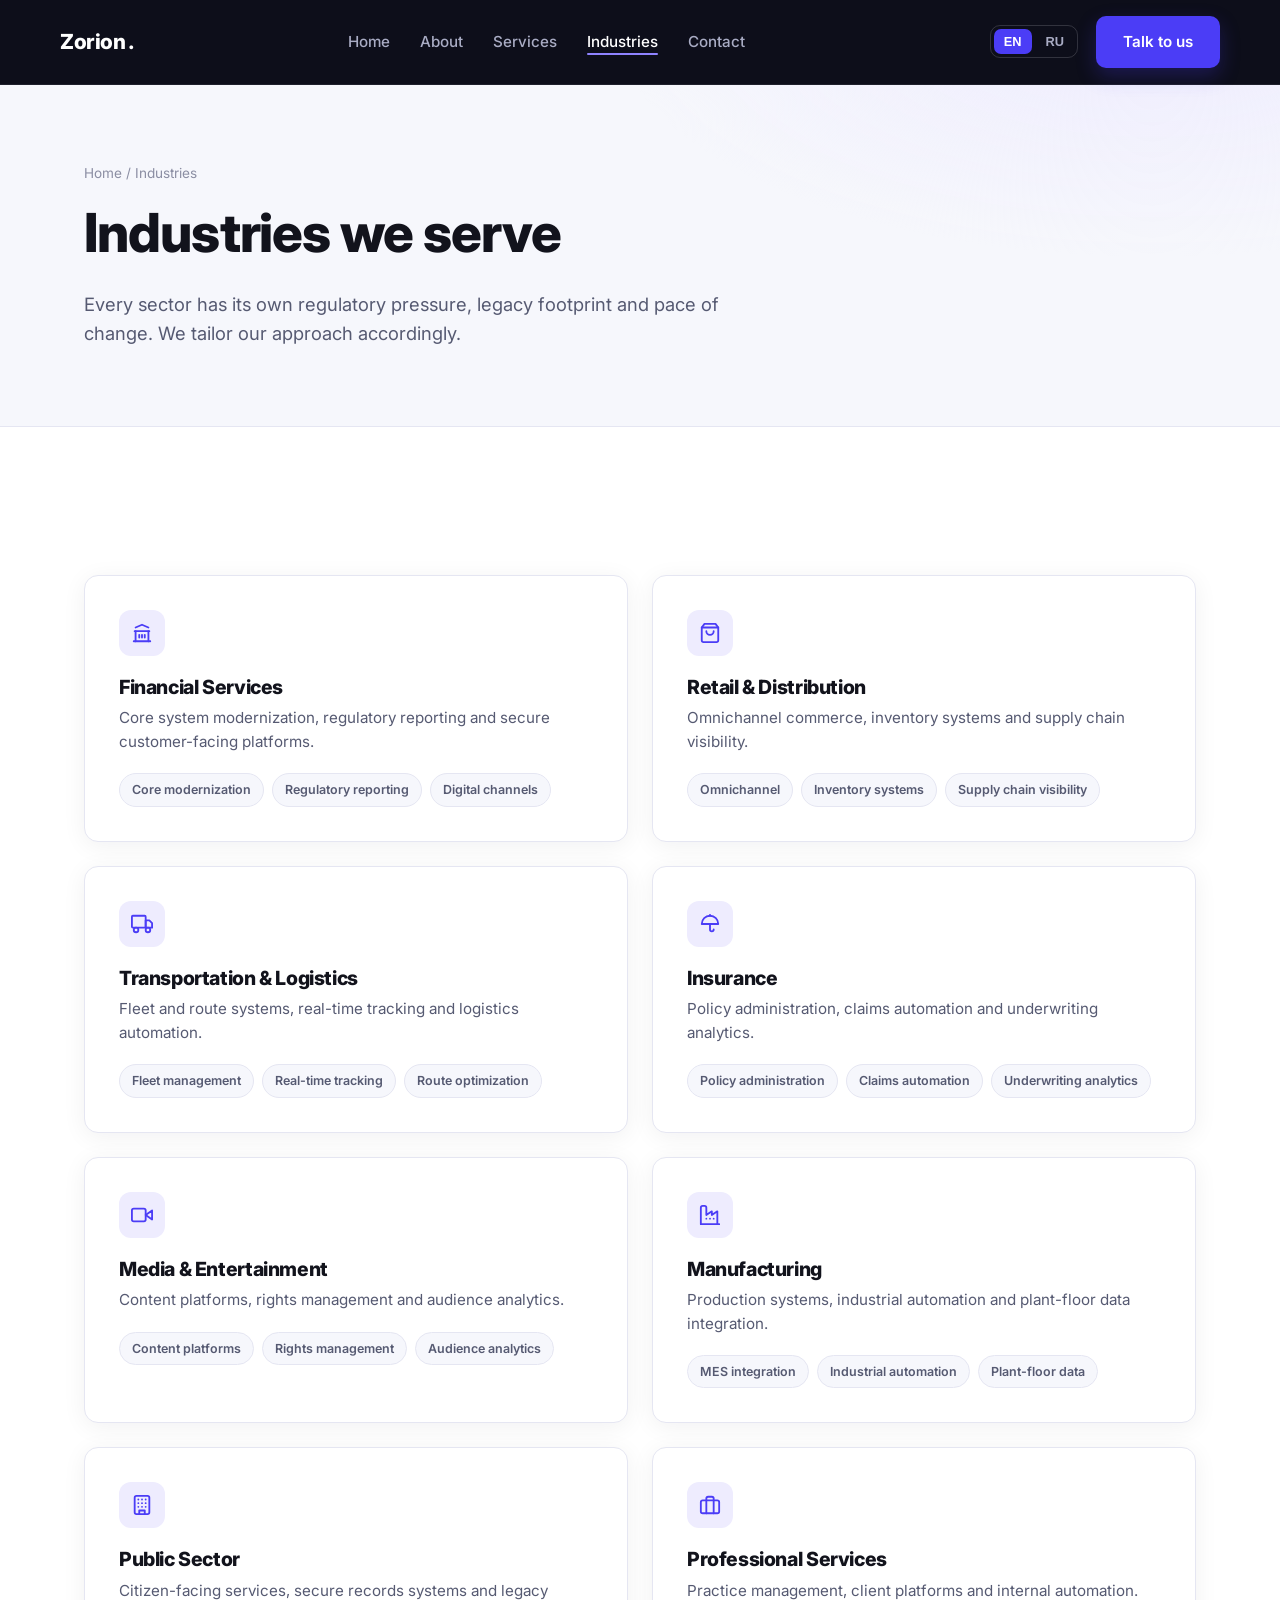
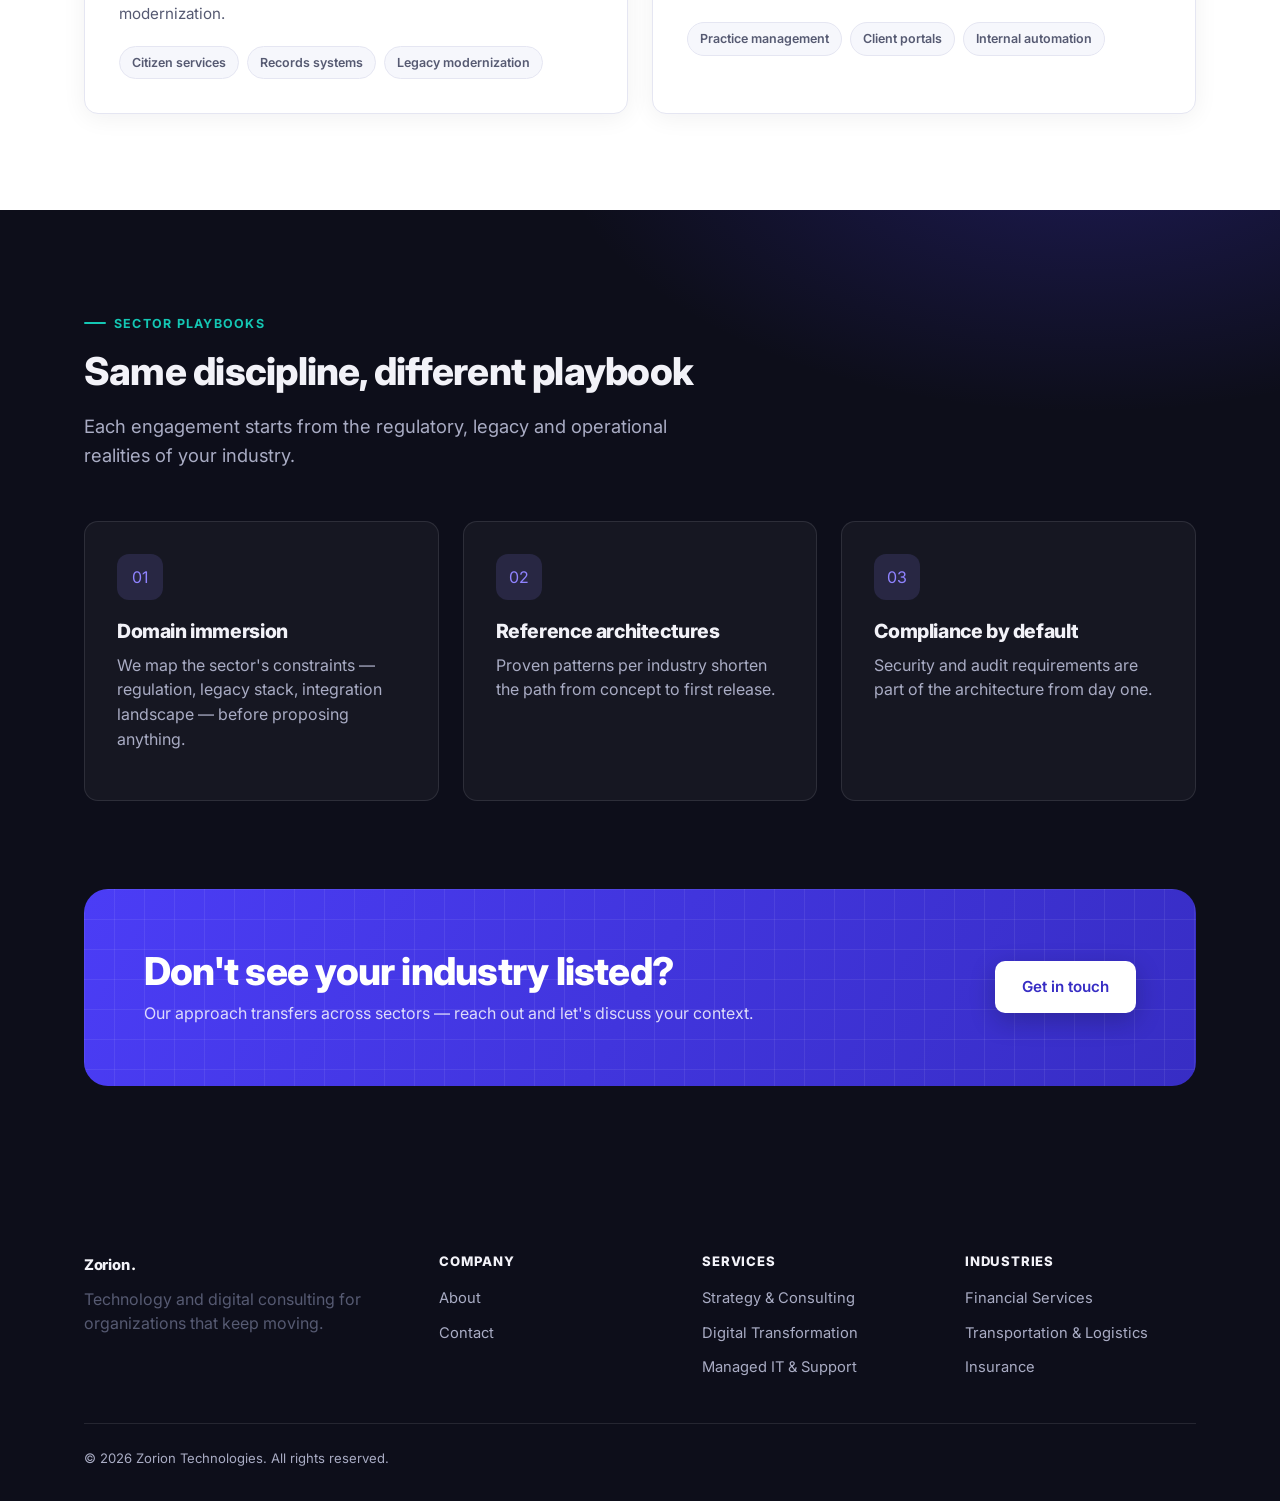
<file: industries.html>
<!doctype html>
<html lang="en">
<head>
  <meta charset="UTF-8">
  <meta name="viewport" content="width=device-width, initial-scale=1">
  <title>Industries — Zorion Technologies</title>
  <meta name="description" content="Zorion Technologies works across financial services, retail, transportation, insurance, media, manufacturing and more.">
  <link rel="preconnect" href="https://fonts.googleapis.com">
  <link rel="preconnect" href="https://fonts.gstatic.com" crossorigin>
  <link href="https://fonts.googleapis.com/css2?family=Inter:wght@400;500;600;700;800&display=swap" rel="stylesheet">
  <link rel="stylesheet" href="assets/css/style.css">
</head>
<body>

  <header class="site-header">
    <div class="container nav">
      <a href="index.html" class="logo">Zorion<span class="logo-dot">.</span></a>
      <ul class="nav-links">
        <li><a href="index.html" data-i18n="nav.home">Home</a></li>
        <li><a href="about.html" data-i18n="nav.about">About</a></li>
        <li><a href="services.html" data-i18n="nav.services">Services</a></li>
        <li><a href="industries.html" aria-current="page" data-i18n="nav.industries">Industries</a></li>
        <li><a href="contact.html" data-i18n="nav.contact">Contact</a></li>
        <li><a href="contact.html" class="btn btn-primary nav-cta-mobile" data-i18n="nav.talkToUs">Talk to us</a></li>
      </ul>
      <div class="nav-right">
        <div class="lang-switch">
          <button type="button" data-lang="en">EN</button>
          <button type="button" data-lang="ru">RU</button>
        </div>
        <a href="contact.html" class="btn btn-primary" data-i18n="nav.talkToUs">Talk to us</a>
        <button class="nav-toggle" aria-label="Menu" aria-expanded="false">
          <span></span><span></span><span></span>
        </button>
      </div>
    </div>
  </header>

  <main>
    <section class="page-hero">
      <div class="container">
        <div class="breadcrumb"><a href="index.html" data-i18n="nav.home">Home</a> / <span data-i18n="industries.breadcrumb">Industries</span></div>
        <h1 data-i18n="industries.heroTitle">Industries we serve</h1>
        <p class="lede" data-i18n="industries.heroLede">Every sector has its own regulatory pressure, legacy footprint and pace of change. We tailor our approach accordingly.</p>
      </div>
    </section>

    <section>
      <div class="container">
        <div class="ind-grid">
          <div class="ind-card">
            <div class="card-icon">
              <svg viewBox="0 0 24 24" fill="none" stroke="currentColor" stroke-width="2" stroke-linecap="round" stroke-linejoin="round"><path d="M3 21h18"/><path d="M4 10h16"/><path d="M5 6l7-3 7 3"/><path d="M5 10v11"/><path d="M19 10v11"/><path d="M9 14v3"/><path d="M12 14v3"/><path d="M15 14v3"/></svg>
            </div>
            <h3 data-i18n="industries.i1Title">Financial Services</h3>
            <p data-i18n="industries.i1Desc">Core system modernization, regulatory reporting and secure customer-facing platforms.</p>
            <div class="chip-row">
              <span class="chip" data-i18n="industries.i1c1">Core modernization</span>
              <span class="chip" data-i18n="industries.i1c2">Regulatory reporting</span>
              <span class="chip" data-i18n="industries.i1c3">Digital channels</span>
            </div>
          </div>
          <div class="ind-card">
            <div class="card-icon">
              <svg viewBox="0 0 24 24" fill="none" stroke="currentColor" stroke-width="2" stroke-linecap="round" stroke-linejoin="round"><path d="M6 2L3 6v14a2 2 0 0 0 2 2h14a2 2 0 0 0 2-2V6l-3-4z"/><line x1="3" y1="6" x2="21" y2="6"/><path d="M16 10a4 4 0 0 1-8 0"/></svg>
            </div>
            <h3 data-i18n="industries.i2Title">Retail & Distribution</h3>
            <p data-i18n="industries.i2Desc">Omnichannel commerce, inventory systems and supply chain visibility.</p>
            <div class="chip-row">
              <span class="chip" data-i18n="industries.i2c1">Omnichannel</span>
              <span class="chip" data-i18n="industries.i2c2">Inventory systems</span>
              <span class="chip" data-i18n="industries.i2c3">Supply chain visibility</span>
            </div>
          </div>
          <div class="ind-card">
            <div class="card-icon">
              <svg viewBox="0 0 24 24" fill="none" stroke="currentColor" stroke-width="2" stroke-linecap="round" stroke-linejoin="round"><rect x="1" y="3" width="15" height="13" rx="1"/><polygon points="16 8 20 8 23 11 23 16 16 16 16 8"/><circle cx="5.5" cy="18.5" r="2.5"/><circle cx="18.5" cy="18.5" r="2.5"/></svg>
            </div>
            <h3 data-i18n="industries.i3Title">Transportation & Logistics</h3>
            <p data-i18n="industries.i3Desc">Fleet and route systems, real-time tracking and logistics automation.</p>
            <div class="chip-row">
              <span class="chip" data-i18n="industries.i3c1">Fleet management</span>
              <span class="chip" data-i18n="industries.i3c2">Real-time tracking</span>
              <span class="chip" data-i18n="industries.i3c3">Route optimization</span>
            </div>
          </div>
          <div class="ind-card">
            <div class="card-icon">
              <svg viewBox="0 0 24 24" fill="none" stroke="currentColor" stroke-width="2" stroke-linecap="round" stroke-linejoin="round"><path d="M12 3a9 9 0 0 1 9 9H3a9 9 0 0 1 9-9z"/><path d="M12 12v6a2 2 0 0 0 4 0"/><line x1="12" y1="2" x2="12" y2="3"/></svg>
            </div>
            <h3 data-i18n="industries.i4Title">Insurance</h3>
            <p data-i18n="industries.i4Desc">Policy administration, claims automation and underwriting analytics.</p>
            <div class="chip-row">
              <span class="chip" data-i18n="industries.i4c1">Policy administration</span>
              <span class="chip" data-i18n="industries.i4c2">Claims automation</span>
              <span class="chip" data-i18n="industries.i4c3">Underwriting analytics</span>
            </div>
          </div>
          <div class="ind-card">
            <div class="card-icon">
              <svg viewBox="0 0 24 24" fill="none" stroke="currentColor" stroke-width="2" stroke-linecap="round" stroke-linejoin="round"><polygon points="23 7 16 12 23 17 23 7"/><rect x="1" y="5" width="15" height="14" rx="2"/></svg>
            </div>
            <h3 data-i18n="industries.i5Title">Media & Entertainment</h3>
            <p data-i18n="industries.i5Desc">Content platforms, rights management and audience analytics.</p>
            <div class="chip-row">
              <span class="chip" data-i18n="industries.i5c1">Content platforms</span>
              <span class="chip" data-i18n="industries.i5c2">Rights management</span>
              <span class="chip" data-i18n="industries.i5c3">Audience analytics</span>
            </div>
          </div>
          <div class="ind-card">
            <div class="card-icon">
              <svg viewBox="0 0 24 24" fill="none" stroke="currentColor" stroke-width="2" stroke-linecap="round" stroke-linejoin="round"><path d="M2 22h20"/><path d="M20 22V8l-6 4V8l-6 4V4a2 2 0 0 0-2-2H4a2 2 0 0 0-2 2v18"/><path d="M8 16h.01"/><path d="M12 16h.01"/><path d="M16 16h.01"/></svg>
            </div>
            <h3 data-i18n="industries.i6Title">Manufacturing</h3>
            <p data-i18n="industries.i6Desc">Production systems, industrial automation and plant-floor data integration.</p>
            <div class="chip-row">
              <span class="chip" data-i18n="industries.i6c1">MES integration</span>
              <span class="chip" data-i18n="industries.i6c2">Industrial automation</span>
              <span class="chip" data-i18n="industries.i6c3">Plant-floor data</span>
            </div>
          </div>
          <div class="ind-card">
            <div class="card-icon">
              <svg viewBox="0 0 24 24" fill="none" stroke="currentColor" stroke-width="2" stroke-linecap="round" stroke-linejoin="round"><rect x="4" y="2" width="16" height="20" rx="2"/><path d="M9 22v-4h6v4"/><path d="M8 6h.01"/><path d="M16 6h.01"/><path d="M12 6h.01"/><path d="M8 10h.01"/><path d="M16 10h.01"/><path d="M12 10h.01"/><path d="M8 14h.01"/><path d="M16 14h.01"/><path d="M12 14h.01"/></svg>
            </div>
            <h3 data-i18n="industries.i7Title">Public Sector</h3>
            <p data-i18n="industries.i7Desc">Citizen-facing services, secure records systems and legacy modernization.</p>
            <div class="chip-row">
              <span class="chip" data-i18n="industries.i7c1">Citizen services</span>
              <span class="chip" data-i18n="industries.i7c2">Records systems</span>
              <span class="chip" data-i18n="industries.i7c3">Legacy modernization</span>
            </div>
          </div>
          <div class="ind-card">
            <div class="card-icon">
              <svg viewBox="0 0 24 24" fill="none" stroke="currentColor" stroke-width="2" stroke-linecap="round" stroke-linejoin="round"><rect x="2" y="7" width="20" height="14" rx="2"/><path d="M16 21V5a2 2 0 0 0-2-2h-4a2 2 0 0 0-2 2v16"/></svg>
            </div>
            <h3 data-i18n="industries.i8Title">Professional Services</h3>
            <p data-i18n="industries.i8Desc">Practice management, client platforms and internal automation.</p>
            <div class="chip-row">
              <span class="chip" data-i18n="industries.i8c1">Practice management</span>
              <span class="chip" data-i18n="industries.i8c2">Client portals</span>
              <span class="chip" data-i18n="industries.i8c3">Internal automation</span>
            </div>
          </div>
        </div>
      </div>
    </section>

    <section class="section-dark">
      <div class="container">
        <span class="eyebrow" data-i18n="industries.approachEyebrow">Sector playbooks</span>
        <h2 data-i18n="industries.approachTitle">Same discipline, different playbook</h2>
        <p class="lede" data-i18n="industries.approachLede">Each engagement starts from the regulatory, legacy and operational realities of your industry.</p>

        <div class="card-grid">
          <div class="card">
            <div class="card-icon">01</div>
            <h3 data-i18n="industries.ap1Title">Domain immersion</h3>
            <p data-i18n="industries.ap1Desc">We map the sector's constraints — regulation, legacy stack, integration landscape — before proposing anything.</p>
          </div>
          <div class="card">
            <div class="card-icon">02</div>
            <h3 data-i18n="industries.ap2Title">Reference architectures</h3>
            <p data-i18n="industries.ap2Desc">Proven patterns per industry shorten the path from concept to first release.</p>
          </div>
          <div class="card">
            <div class="card-icon">03</div>
            <h3 data-i18n="industries.ap3Title">Compliance by default</h3>
            <p data-i18n="industries.ap3Desc">Security and audit requirements are part of the architecture from day one.</p>
          </div>
        </div>

        <div class="cta-band cta-follow">
          <div>
            <h2 data-i18n="industries.ctaTitle">Don't see your industry listed?</h2>
            <p data-i18n="industries.ctaLede">Our approach transfers across sectors — reach out and let's discuss your context.</p>
          </div>
          <a href="contact.html" class="btn btn-primary" data-i18n="industries.ctaBtn">Get in touch</a>
        </div>
      </div>
    </section>
  </main>

  <footer class="site-footer">
    <div class="container">
      <div class="footer-grid">
        <div>
          <a href="index.html" class="logo">Zorion<span class="logo-dot">.</span></a>
          <p data-i18n="footer.tagline">Technology and digital consulting for organizations that keep moving.</p>
        </div>
        <div>
          <h4 data-i18n="footer.colCompany">Company</h4>
          <ul>
            <li><a href="about.html" data-i18n="nav.about">About</a></li>
            <li><a href="contact.html" data-i18n="nav.contact">Contact</a></li>
          </ul>
        </div>
        <div>
          <h4 data-i18n="footer.colServices">Services</h4>
          <ul>
            <li><a href="services.html" data-i18n="home.service1Title">Strategy & Consulting</a></li>
            <li><a href="services.html" data-i18n="home.service2Title">Digital Transformation</a></li>
            <li><a href="services.html" data-i18n="home.service3Title">Managed IT & Support</a></li>
          </ul>
        </div>
        <div>
          <h4 data-i18n="footer.colIndustries">Industries</h4>
          <ul>
            <li><a href="industries.html" data-i18n="home.ind1">Financial Services</a></li>
            <li><a href="industries.html" data-i18n="home.ind3">Transportation & Logistics</a></li>
            <li><a href="industries.html" data-i18n="home.ind4">Insurance</a></li>
          </ul>
        </div>
      </div>
      <div class="footer-bottom">
        <span data-i18n="footer.copyright">© 2026 Zorion Technologies. All rights reserved.</span>
      </div>
    </div>
  </footer>

  <script src="assets/js/i18n-data.js"></script>
  <script src="assets/js/main.js"></script>
</body>
</html>
</file>
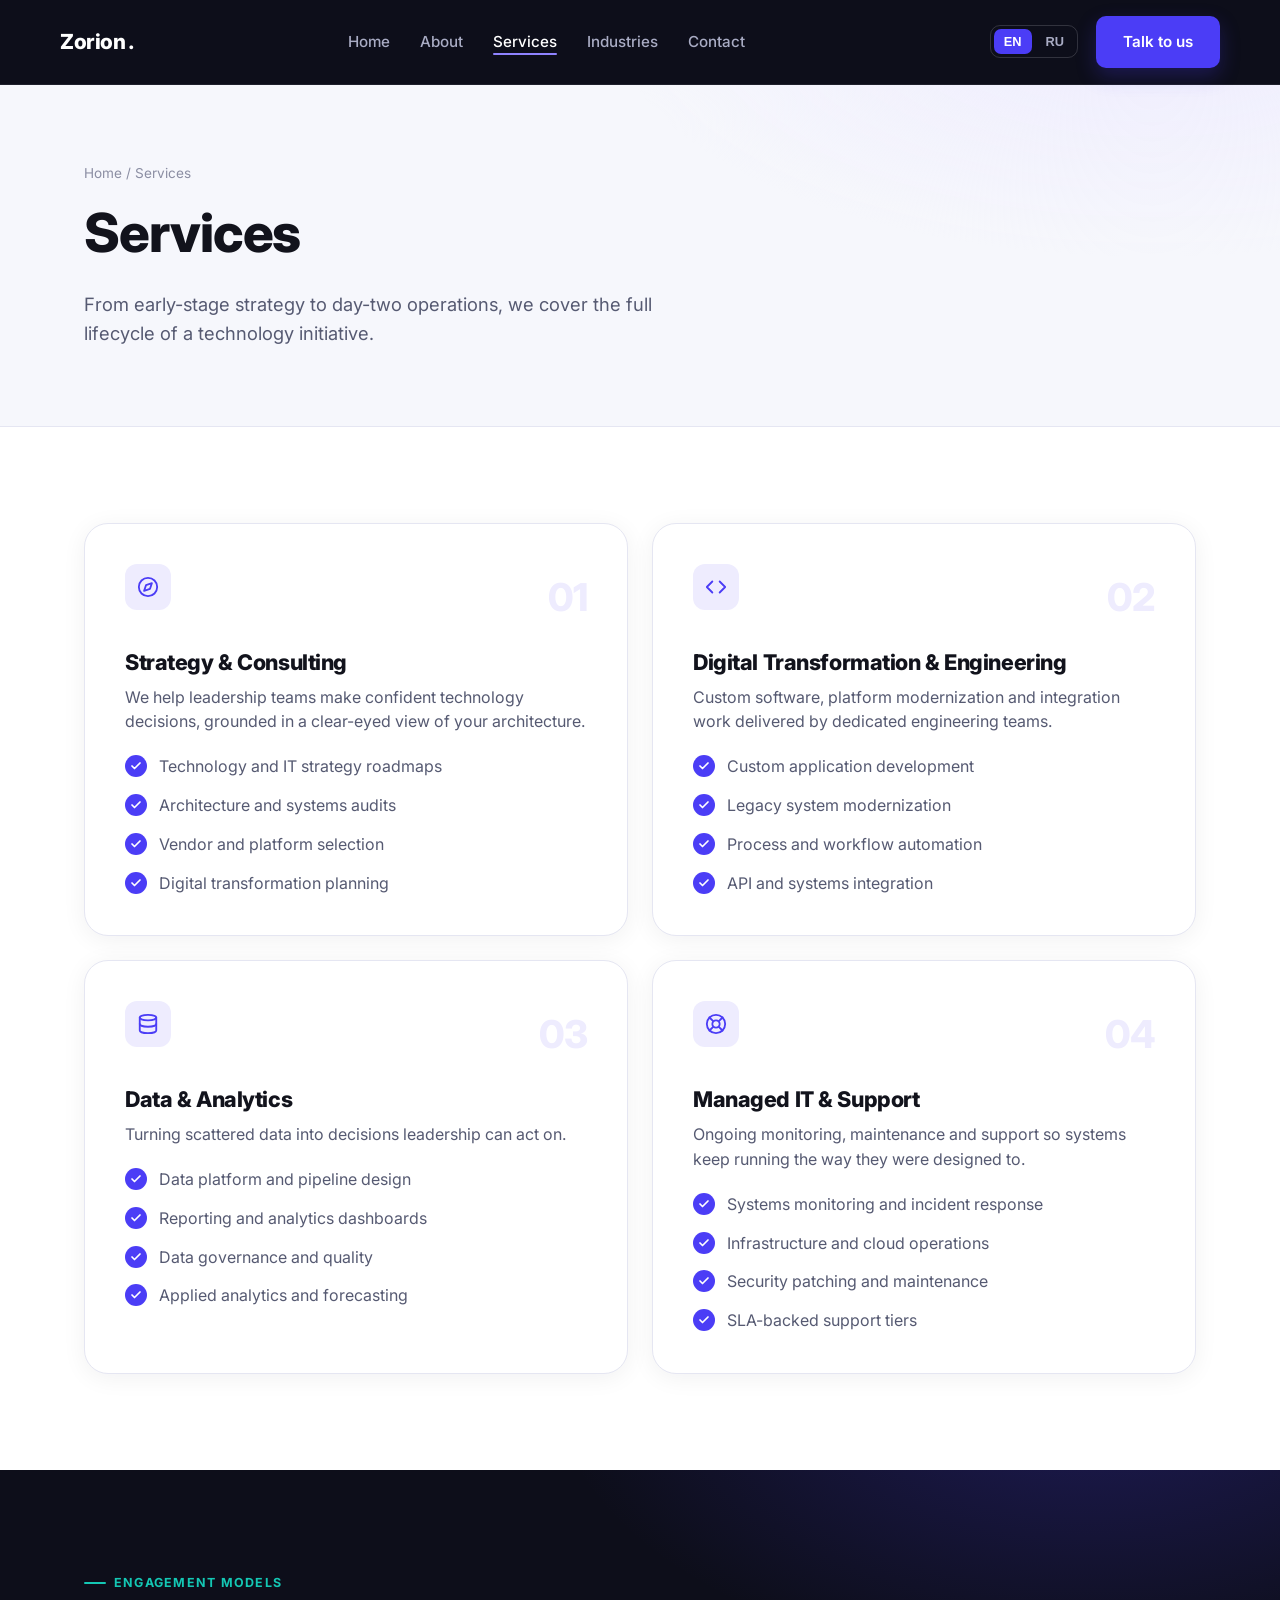
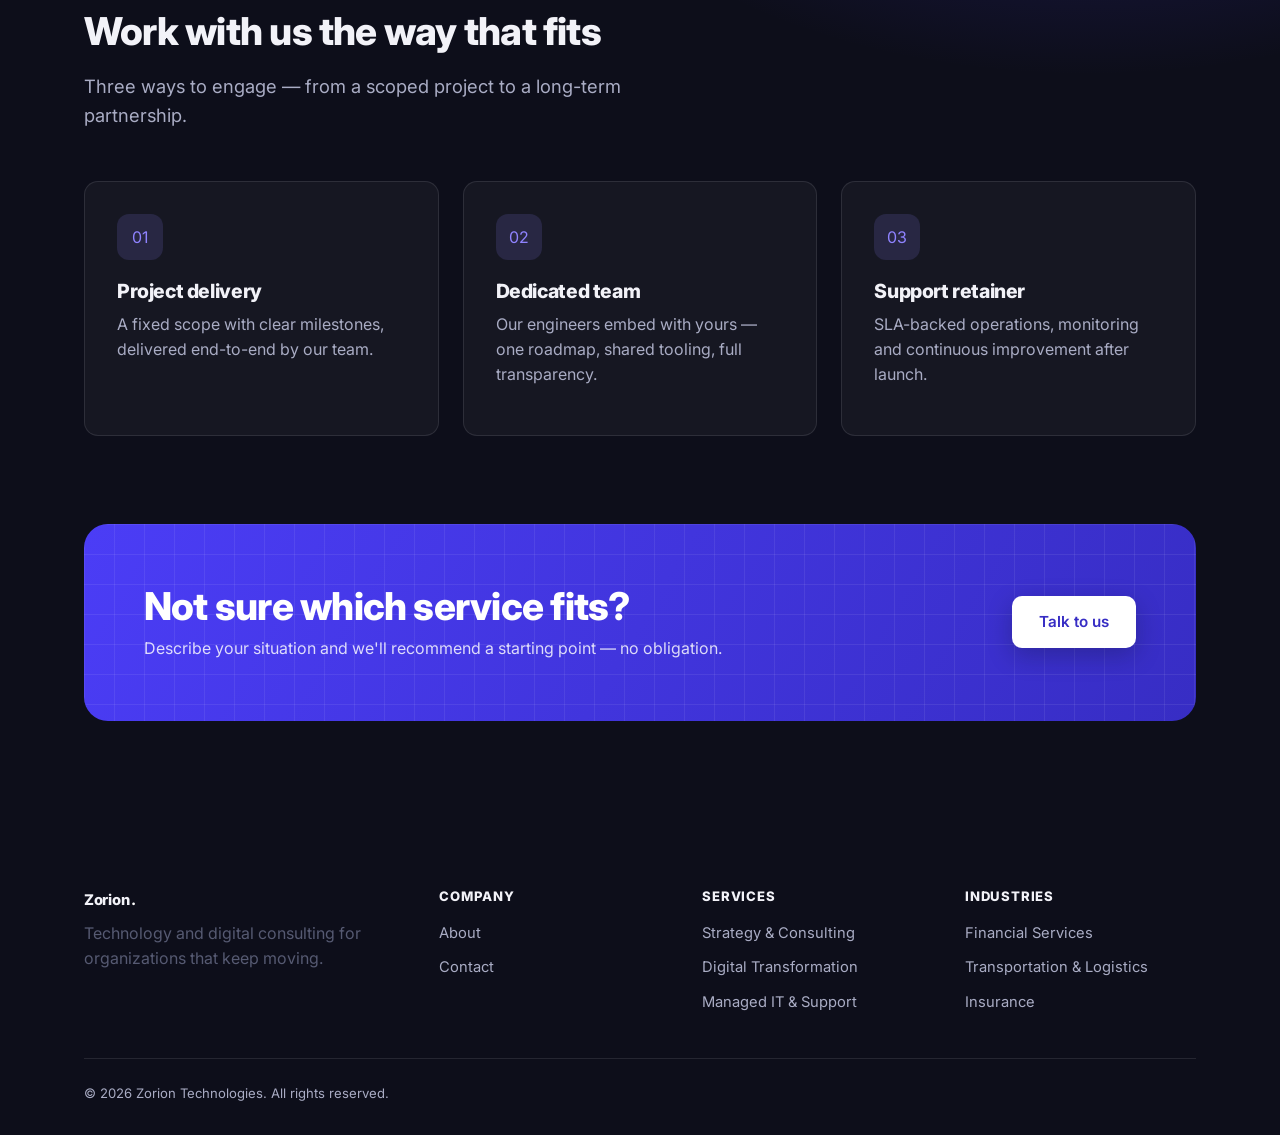
<file: services.html>
<!doctype html>
<html lang="en">
<head>
  <meta charset="UTF-8">
  <meta name="viewport" content="width=device-width, initial-scale=1">
  <title>Services — Zorion Technologies</title>
  <meta name="description" content="Strategy & consulting, digital transformation & engineering, data & analytics, and managed IT & support from Zorion Technologies.">
  <link rel="preconnect" href="https://fonts.googleapis.com">
  <link rel="preconnect" href="https://fonts.gstatic.com" crossorigin>
  <link href="https://fonts.googleapis.com/css2?family=Inter:wght@400;500;600;700;800&display=swap" rel="stylesheet">
  <link rel="stylesheet" href="assets/css/style.css">
</head>
<body>

  <header class="site-header">
    <div class="container nav">
      <a href="index.html" class="logo">Zorion<span class="logo-dot">.</span></a>
      <ul class="nav-links">
        <li><a href="index.html" data-i18n="nav.home">Home</a></li>
        <li><a href="about.html" data-i18n="nav.about">About</a></li>
        <li><a href="services.html" aria-current="page" data-i18n="nav.services">Services</a></li>
        <li><a href="industries.html" data-i18n="nav.industries">Industries</a></li>
        <li><a href="contact.html" data-i18n="nav.contact">Contact</a></li>
        <li><a href="contact.html" class="btn btn-primary nav-cta-mobile" data-i18n="nav.talkToUs">Talk to us</a></li>
      </ul>
      <div class="nav-right">
        <div class="lang-switch">
          <button type="button" data-lang="en">EN</button>
          <button type="button" data-lang="ru">RU</button>
        </div>
        <a href="contact.html" class="btn btn-primary" data-i18n="nav.talkToUs">Talk to us</a>
        <button class="nav-toggle" aria-label="Menu" aria-expanded="false">
          <span></span><span></span><span></span>
        </button>
      </div>
    </div>
  </header>

  <main>
    <section class="page-hero">
      <div class="container">
        <div class="breadcrumb"><a href="index.html" data-i18n="nav.home">Home</a> / <span data-i18n="services.breadcrumb">Services</span></div>
        <h1 data-i18n="services.heroTitle">Services</h1>
        <p class="lede" data-i18n="services.heroLede">From early-stage strategy to day-two operations, we cover the full lifecycle of a technology initiative.</p>
      </div>
    </section>

    <section>
      <div class="container">
        <div class="svc-grid">
          <div class="svc-card">
            <div class="svc-head">
              <div class="card-icon">
                <svg viewBox="0 0 24 24" fill="none" stroke="currentColor" stroke-width="2" stroke-linecap="round" stroke-linejoin="round"><circle cx="12" cy="12" r="10"/><polygon points="16.24 7.76 14.12 14.12 7.76 16.24 9.88 9.88 16.24 7.76"/></svg>
              </div>
              <span class="svc-num" data-i18n="services.s1Eyebrow">01</span>
            </div>
            <h3 data-i18n="services.s1Title">Strategy & Consulting</h3>
            <p data-i18n="services.s1Desc">We help leadership teams make confident technology decisions, grounded in a clear-eyed view of your architecture.</p>
            <ul class="list-check">
              <li data-i18n="services.s1Item1">Technology and IT strategy roadmaps</li>
              <li data-i18n="services.s1Item2">Architecture and systems audits</li>
              <li data-i18n="services.s1Item3">Vendor and platform selection</li>
              <li data-i18n="services.s1Item4">Digital transformation planning</li>
            </ul>
          </div>
          <div class="svc-card">
            <div class="svc-head">
              <div class="card-icon">
                <svg viewBox="0 0 24 24" fill="none" stroke="currentColor" stroke-width="2" stroke-linecap="round" stroke-linejoin="round"><polyline points="16 18 22 12 16 6"/><polyline points="8 6 2 12 8 18"/></svg>
              </div>
              <span class="svc-num" data-i18n="services.s2Eyebrow">02</span>
            </div>
            <h3 data-i18n="services.s2Title">Digital Transformation & Engineering</h3>
            <p data-i18n="services.s2Desc">Custom software, platform modernization and integration work delivered by dedicated engineering teams.</p>
            <ul class="list-check">
              <li data-i18n="services.s2Item1">Custom application development</li>
              <li data-i18n="services.s2Item2">Legacy system modernization</li>
              <li data-i18n="services.s2Item3">Process and workflow automation</li>
              <li data-i18n="services.s2Item4">API and systems integration</li>
            </ul>
          </div>
          <div class="svc-card">
            <div class="svc-head">
              <div class="card-icon">
                <svg viewBox="0 0 24 24" fill="none" stroke="currentColor" stroke-width="2" stroke-linecap="round" stroke-linejoin="round"><ellipse cx="12" cy="5" rx="9" ry="3"/><path d="M21 12c0 1.66-4 3-9 3s-9-1.34-9-3"/><path d="M3 5v14c0 1.66 4 3 9 3s9-1.34 9-3V5"/></svg>
              </div>
              <span class="svc-num" data-i18n="services.s3Eyebrow">03</span>
            </div>
            <h3 data-i18n="services.s3Title">Data & Analytics</h3>
            <p data-i18n="services.s3Desc">Turning scattered data into decisions leadership can act on.</p>
            <ul class="list-check">
              <li data-i18n="services.s3Item1">Data platform and pipeline design</li>
              <li data-i18n="services.s3Item2">Reporting and analytics dashboards</li>
              <li data-i18n="services.s3Item3">Data governance and quality</li>
              <li data-i18n="services.s3Item4">Applied analytics and forecasting</li>
            </ul>
          </div>
          <div class="svc-card">
            <div class="svc-head">
              <div class="card-icon">
                <svg viewBox="0 0 24 24" fill="none" stroke="currentColor" stroke-width="2" stroke-linecap="round" stroke-linejoin="round"><circle cx="12" cy="12" r="10"/><circle cx="12" cy="12" r="4"/><line x1="4.93" y1="4.93" x2="9.17" y2="9.17"/><line x1="14.83" y1="14.83" x2="19.07" y2="19.07"/><line x1="14.83" y1="9.17" x2="19.07" y2="4.93"/><line x1="4.93" y1="19.07" x2="9.17" y2="14.83"/></svg>
              </div>
              <span class="svc-num" data-i18n="services.s4Eyebrow">04</span>
            </div>
            <h3 data-i18n="services.s4Title">Managed IT & Support</h3>
            <p data-i18n="services.s4Desc">Ongoing monitoring, maintenance and support so systems keep running the way they were designed to.</p>
            <ul class="list-check">
              <li data-i18n="services.s4Item1">Systems monitoring and incident response</li>
              <li data-i18n="services.s4Item2">Infrastructure and cloud operations</li>
              <li data-i18n="services.s4Item3">Security patching and maintenance</li>
              <li data-i18n="services.s4Item4">SLA-backed support tiers</li>
            </ul>
          </div>
        </div>
      </div>
    </section>

    <section class="section-dark">
      <div class="container">
        <span class="eyebrow" data-i18n="services.engEyebrow">Engagement models</span>
        <h2 data-i18n="services.engTitle">Work with us the way that fits</h2>
        <p class="lede" data-i18n="services.engLede">Three ways to engage — from a scoped project to a long-term partnership.</p>

        <div class="card-grid">
          <div class="card">
            <div class="card-icon">01</div>
            <h3 data-i18n="services.eng1Title">Project delivery</h3>
            <p data-i18n="services.eng1Desc">A fixed scope with clear milestones, delivered end-to-end by our team.</p>
          </div>
          <div class="card">
            <div class="card-icon">02</div>
            <h3 data-i18n="services.eng2Title">Dedicated team</h3>
            <p data-i18n="services.eng2Desc">Our engineers embed with yours — one roadmap, shared tooling, full transparency.</p>
          </div>
          <div class="card">
            <div class="card-icon">03</div>
            <h3 data-i18n="services.eng3Title">Support retainer</h3>
            <p data-i18n="services.eng3Desc">SLA-backed operations, monitoring and continuous improvement after launch.</p>
          </div>
        </div>

        <div class="cta-band cta-follow">
          <div>
            <h2 data-i18n="services.ctaTitle">Not sure which service fits?</h2>
            <p data-i18n="services.ctaLede">Describe your situation and we'll recommend a starting point — no obligation.</p>
          </div>
          <a href="contact.html" class="btn btn-primary" data-i18n="services.ctaBtn">Talk to us</a>
        </div>
      </div>
    </section>
  </main>

  <footer class="site-footer">
    <div class="container">
      <div class="footer-grid">
        <div>
          <a href="index.html" class="logo">Zorion<span class="logo-dot">.</span></a>
          <p data-i18n="footer.tagline">Technology and digital consulting for organizations that keep moving.</p>
        </div>
        <div>
          <h4 data-i18n="footer.colCompany">Company</h4>
          <ul>
            <li><a href="about.html" data-i18n="nav.about">About</a></li>
            <li><a href="contact.html" data-i18n="nav.contact">Contact</a></li>
          </ul>
        </div>
        <div>
          <h4 data-i18n="footer.colServices">Services</h4>
          <ul>
            <li><a href="services.html" data-i18n="home.service1Title">Strategy & Consulting</a></li>
            <li><a href="services.html" data-i18n="home.service2Title">Digital Transformation</a></li>
            <li><a href="services.html" data-i18n="home.service3Title">Managed IT & Support</a></li>
          </ul>
        </div>
        <div>
          <h4 data-i18n="footer.colIndustries">Industries</h4>
          <ul>
            <li><a href="industries.html" data-i18n="home.ind1">Financial Services</a></li>
            <li><a href="industries.html" data-i18n="home.ind3">Transportation & Logistics</a></li>
            <li><a href="industries.html" data-i18n="home.ind4">Insurance</a></li>
          </ul>
        </div>
      </div>
      <div class="footer-bottom">
        <span data-i18n="footer.copyright">© 2026 Zorion Technologies. All rights reserved.</span>
      </div>
    </div>
  </footer>

  <script src="assets/js/i18n-data.js"></script>
  <script src="assets/js/main.js"></script>
</body>
</html>
</file>
<file: assets/css/style.css>
/* Zorion Technologies — design system */

/* Metric-matched fallback for Inter: while the webfont loads, Arial is
   rendered with adjusted metrics so the swap causes no layout shift. */
@font-face {
  font-family: "Inter Fallback";
  src: local("Arial");
  size-adjust: 107%;
  ascent-override: 90.5%;
  descent-override: 22.5%;
  line-gap-override: 0%;
}

:root {
  --color-bg: #ffffff;
  --color-bg-alt: #f6f7fc;
  --color-ink: #12131c;
  --color-ink-soft: #565a72;
  --color-ink-faint: #8b8ea3;
  --color-primary: #4b3df6;
  --color-primary-dark: #372dc4;
  --color-primary-tint: #eeecfe;
  --color-accent: #14c7b4;
  --color-success: #22c55e;
  --color-border: #e5e6f2;
  --color-dark-bg: #0d0e1a;
  --color-dark-bg-2: #14162a;
  --color-dark-ink: #f2f2f8;
  --color-dark-ink-soft: #a9acc4;

  --font-sans: "Inter", "Inter Fallback", -apple-system, BlinkMacSystemFont, "Segoe UI", Roboto, sans-serif;

  --container-w: 1160px;
  --radius-sm: 8px;
  --radius-md: 14px;
  --radius-lg: 24px;
  --shadow-card: 0 4px 24px rgba(18, 19, 28, 0.06);
  --shadow-float: 0 16px 40px rgba(18, 19, 28, 0.14);
  --transition: 200ms ease;
}

* {
  box-sizing: border-box;
}

html {
  scroll-behavior: smooth;
}

body {
  margin: 0;
  font-family: var(--font-sans);
  color: var(--color-ink);
  background: var(--color-bg);
  line-height: 1.55;
  -webkit-font-smoothing: antialiased;
}

img {
  max-width: 100%;
  display: block;
}

a {
  color: inherit;
  text-decoration: none;
  transition: color var(--transition);
}

h1, h2, h3, h4 {
  line-height: 1.15;
  margin: 0 0 0.5em;
  font-weight: 800;
  letter-spacing: -0.02em;
}

h1 { font-size: clamp(2.3rem, 4.2vw, 3.6rem); }
h2 { font-size: clamp(1.7rem, 3vw, 2.4rem); }
h3 { font-size: 1.22rem; }

p { margin: 0 0 1em; color: var(--color-ink-soft); }

.container {
  width: 100%;
  max-width: var(--container-w);
  margin: 0 auto;
  padding: 0 24px;
}

section {
  padding: 96px 0;
}

.section-alt {
  background: var(--color-bg-alt);
}

.section-dark {
  background:
    radial-gradient(900px 500px at 85% -10%, rgba(75, 61, 246, 0.28), transparent 60%),
    var(--color-dark-bg);
  color: var(--color-dark-ink);
}

.section-dark h1, .section-dark h2, .section-dark h3 {
  color: var(--color-dark-ink);
}

.section-dark p {
  color: var(--color-dark-ink-soft);
}

.section-dark .eyebrow {
  color: var(--color-accent);
}

.section-dark .eyebrow::before {
  background: var(--color-accent);
}

.section-dark .list-check li {
  color: var(--color-dark-ink-soft);
}

.section-dark .btn-outline {
  border-color: rgba(242, 242, 248, 0.25);
  color: var(--color-dark-ink);
}

.section-dark .btn-outline:hover {
  border-color: var(--color-accent);
  color: var(--color-accent);
}

.eyebrow {
  display: inline-flex;
  align-items: center;
  gap: 8px;
  font-size: 0.78rem;
  font-weight: 700;
  letter-spacing: 0.1em;
  text-transform: uppercase;
  color: var(--color-primary);
  margin-bottom: 16px;
}

.eyebrow::before {
  content: "";
  width: 22px;
  height: 2px;
  border-radius: 2px;
  background: var(--color-primary);
}

.lede {
  font-size: 1.15rem;
  max-width: 640px;
}

/* ---------- Reveal-on-scroll animation ---------- */

.reveal {
  opacity: 0;
  transform: translateY(26px);
  transition: opacity 0.65s ease, transform 0.65s ease;
  transition-delay: var(--reveal-delay, 0ms);
}

.reveal.visible {
  opacity: 1;
  transform: none;
}

@keyframes floaty {
  0%, 100% { transform: translateY(0); }
  50% { transform: translateY(-10px); }
}

@media (prefers-reduced-motion: reduce) {
  .reveal { opacity: 1; transform: none; transition: none; }
  .float-card { animation: none !important; }
  html { scroll-behavior: auto; }
}

/* ---------- Buttons ---------- */

.btn {
  display: inline-flex;
  align-items: center;
  gap: 8px;
  padding: 13px 26px;
  border-radius: 10px;
  font-weight: 600;
  font-size: 0.95rem;
  cursor: pointer;
  border: 1px solid transparent;
  transition: transform var(--transition), background var(--transition),
              border-color var(--transition), color var(--transition),
              box-shadow var(--transition);
}

.btn:hover {
  transform: translateY(-2px);
}

.btn:active {
  transform: translateY(0);
}

.btn-primary {
  background: var(--color-primary);
  color: #fff;
  box-shadow: 0 8px 20px rgba(75, 61, 246, 0.25);
}

.btn-primary:hover {
  background: var(--color-primary-dark);
  box-shadow: 0 10px 26px rgba(75, 61, 246, 0.35);
}

.btn-outline {
  background: transparent;
  border-color: var(--color-border);
  color: var(--color-ink);
}

.btn-outline:hover {
  border-color: var(--color-primary);
  color: var(--color-primary);
}

/* ---------- Header / nav ---------- */

.site-header {
  position: sticky;
  top: 0;
  z-index: 50;
  background: var(--color-dark-bg);
  border-bottom: 1px solid rgba(242, 242, 248, 0.08);
}

.site-header .logo {
  color: #fff;
}

.nav {
  display: flex;
  align-items: center;
  justify-content: space-between;
  padding: 16px 0;
}

.logo {
  display: flex;
  align-items: baseline;
  gap: 2px;
  font-weight: 800;
  font-size: 1.3rem;
  letter-spacing: -0.02em;
  color: var(--color-ink);
}

.logo .logo-dot {
  color: #fff;
}

.nav-links {
  display: flex;
  align-items: center;
  gap: 30px;
  list-style: none;
  margin: 0;
  padding: 0;
}

.nav-links a:not(.nav-cta-mobile) {
  position: relative;
  font-size: 0.95rem;
  font-weight: 500;
  color: var(--color-dark-ink-soft);
  padding-bottom: 4px;
}

.nav-links a:not(.nav-cta-mobile)::after {
  content: "";
  position: absolute;
  left: 0;
  bottom: 0;
  width: 0;
  height: 2px;
  border-radius: 2px;
  background: #8f83ff;
  transition: width var(--transition);
}

.nav-links a:not(.nav-cta-mobile):hover,
.nav-links a[aria-current="page"] {
  color: #fff;
}

.nav-links a:not(.nav-cta-mobile):hover::after,
.nav-links a[aria-current="page"]::after {
  width: 100%;
}

.nav-right {
  display: flex;
  align-items: center;
  gap: 18px;
}

.lang-switch {
  display: flex;
  gap: 4px;
  border: 1px solid rgba(242, 242, 248, 0.16);
  border-radius: 10px;
  padding: 3px;
}

.lang-switch button {
  border: none;
  background: transparent;
  padding: 5px 10px;
  font-size: 0.8rem;
  font-weight: 700;
  border-radius: 7px;
  cursor: pointer;
  color: var(--color-dark-ink-soft);
  transition: background var(--transition), color var(--transition);
}

.lang-switch button.active {
  background: var(--color-primary);
  color: #fff;
}

.nav-cta-mobile {
  display: none;
}

.nav-toggle {
  display: none;
  background: none;
  border: none;
  cursor: pointer;
  padding: 6px;
}

.nav-toggle span {
  display: block;
  width: 22px;
  height: 2px;
  background: #fff;
  margin: 5px 0;
  transition: transform var(--transition), opacity var(--transition);
}

@media (max-width: 860px) {
  .nav-right .btn-primary {
    display: none;
  }

  .nav-cta-mobile {
    display: inline-flex;
    margin-top: 4px;
  }

  .nav-links {
    position: fixed;
    inset: 64px 0 0 0;
    background: var(--color-dark-bg);
    flex-direction: column;
    align-items: flex-start;
    padding: 24px;
    gap: 18px;
    transform: translateY(-8px);
    opacity: 0;
    pointer-events: none;
    transition: opacity var(--transition), transform var(--transition);
  }

  .nav-links.open {
    opacity: 1;
    transform: translateY(0);
    pointer-events: auto;
  }

  .nav-links a:not(.nav-cta-mobile) {
    font-size: 1.1rem;
  }

  .nav-toggle {
    display: block;
  }
}

/* ---------- Hero ---------- */

.hero {
  position: relative;
  display: grid;
  align-items: center;
  min-height: calc(100vh - 74px);
  padding: 48px 0 96px;
  background: var(--color-dark-bg);
  color: var(--color-dark-ink);
  overflow: hidden;
}

/* Subtle grid vignette over the dark background */
.hero::after {
  content: "";
  position: absolute;
  inset: 0;
  background-image:
    linear-gradient(rgba(255, 255, 255, 0.035) 1px, transparent 1px),
    linear-gradient(90deg, rgba(255, 255, 255, 0.035) 1px, transparent 1px);
  background-size: 56px 56px;
  -webkit-mask-image: radial-gradient(75% 75% at 50% 42%, black, transparent);
  mask-image: radial-gradient(75% 75% at 50% 42%, black, transparent);
  z-index: 0;
  pointer-events: none;
}

.hero-inner {
  position: relative;
  z-index: 2;
  max-width: 900px;
  margin: 0 auto;
  text-align: center;
}

.hero h1 {
  color: #fff;
  font-size: clamp(2.6rem, 5.4vw, 4.3rem);
  margin-bottom: 0.45em;
}

.hero .lede {
  margin: 0 auto;
  color: var(--color-dark-ink-soft);
  font-size: 1.18rem;
  max-width: 680px;
}

.hero .eyebrow {
  color: var(--color-accent);
}

.hero .eyebrow::before {
  background: var(--color-accent);
}

.hero .btn-outline {
  border-color: rgba(242, 242, 248, 0.25);
  color: #fff;
}

.hero .btn-outline:hover {
  border-color: var(--color-accent);
  color: var(--color-accent);
}

.hero-actions {
  display: flex;
  gap: 14px;
  margin-top: 34px;
  flex-wrap: wrap;
}

.hero-inner .hero-actions,
.actions-center {
  justify-content: center;
}

.badge-row {
  display: flex;
  justify-content: center;
  gap: 10px;
  margin-top: 48px;
  flex-wrap: wrap;
}

.badge-pill {
  display: inline-flex;
  align-items: center;
  gap: 7px;
  padding: 8px 15px;
  border-radius: 999px;
  border: 1px solid rgba(242, 242, 248, 0.14);
  background: rgba(255, 255, 255, 0.04);
  font-size: 0.82rem;
  font-weight: 600;
  color: var(--color-dark-ink-soft);
}

.badge-pill::before {
  content: "";
  width: 7px;
  height: 7px;
  border-radius: 50%;
  background: var(--color-accent);
}

/* Animated background: glowing orbs + rotating orbit rings */

.hero-bg {
  position: absolute;
  inset: 0;
  z-index: 0;
  pointer-events: none;
}

.orb {
  position: absolute;
  border-radius: 50%;
  filter: blur(80px);
  animation: drift 16s ease-in-out infinite alternate;
}

.orb-1 {
  width: 520px;
  height: 520px;
  background: rgba(75, 61, 246, 0.45);
  top: -160px;
  left: -140px;
}

.orb-2 {
  width: 460px;
  height: 460px;
  background: rgba(20, 199, 180, 0.22);
  bottom: -180px;
  right: -120px;
  animation-delay: -8s;
}

@keyframes drift {
  from { transform: translate(0, 0); }
  to { transform: translate(50px, 34px); }
}

.orbits {
  position: absolute;
  inset: 0;
  width: 100%;
  height: 100%;
}

.orbits g {
  transform-origin: 600px 400px;
  animation: spin 70s linear infinite;
}

.orbits g.orbit-mid {
  animation-duration: 100s;
  animation-direction: reverse;
}

.orbits g.orbit-outer {
  animation-duration: 140s;
}

@keyframes spin {
  to { transform: rotate(360deg); }
}

/* Set by JS when the hero is scrolled out of view — stops the endless
   background animations from burning CPU while invisible. */
.hero-bg.paused .orb,
.hero-bg.paused .orbits g {
  animation-play-state: paused;
}

@media (prefers-reduced-motion: reduce) {
  .orb, .orbits g { animation: none !important; }
}

/* ---------- Visual panels (interior pages) ---------- */

.visual-panel {
  position: relative;
  border-radius: var(--radius-lg);
  padding: 36px;
  min-height: 340px;
  display: flex;
  align-items: center;
  justify-content: center;
}

.visual-panel--brand {
  background: linear-gradient(135deg, var(--color-primary) 0%, #7a5cff 60%, var(--color-accent) 140%);
  box-shadow: 0 20px 50px rgba(75, 61, 246, 0.28);
  overflow: hidden;
}

.visual-panel--brand::before {
  content: "";
  position: absolute;
  inset: 0;
  background-image:
    linear-gradient(rgba(255,255,255,0.1) 1px, transparent 1px),
    linear-gradient(90deg, rgba(255,255,255,0.1) 1px, transparent 1px);
  background-size: 32px 32px;
  pointer-events: none;
}

/* 2x2 white tiles over a brand panel */

.panel-tiles {
  position: relative;
  display: grid;
  grid-template-columns: 1fr 1fr;
  gap: 14px;
  width: 100%;
}

.panel-tile {
  display: flex;
  align-items: center;
  gap: 12px;
  background: #fff;
  border-radius: 12px;
  padding: 18px;
  font-size: 0.9rem;
  font-weight: 600;
  color: var(--color-ink);
  box-shadow: 0 8px 24px rgba(13, 14, 26, 0.18);
}

.panel-tile svg {
  width: 20px;
  height: 20px;
  color: var(--color-primary);
  flex: none;
}

/* ---------- Cards ---------- */

.card-grid {
  display: grid;
  grid-template-columns: repeat(3, 1fr);
  gap: 24px;
  margin-top: 52px;
}

.card {
  background: var(--color-bg);
  border: 1px solid var(--color-border);
  border-radius: var(--radius-md);
  padding: 32px;
  box-shadow: var(--shadow-card);
  transition: transform var(--transition), box-shadow var(--transition), border-color var(--transition);
}

.card:hover {
  transform: translateY(-4px);
  border-color: rgba(75, 61, 246, 0.35);
  box-shadow: 0 16px 40px rgba(18, 19, 28, 0.1);
}

.card-icon {
  width: 46px;
  height: 46px;
  border-radius: 12px;
  background: var(--color-primary-tint);
  color: var(--color-primary);
  display: flex;
  align-items: center;
  justify-content: center;
  margin-bottom: 20px;
}

.card-icon svg {
  width: 22px;
  height: 22px;
}

.card > a {
  font-weight: 600;
  color: var(--color-primary);
}

.card > a:hover {
  color: var(--color-primary-dark);
}

/* ---------- Feature rows ---------- */

.feature-row {
  display: grid;
  grid-template-columns: 0.95fr 1.05fr;
  gap: 64px;
  align-items: center;
}

.feature-row.reverse .feature-media {
  order: -1;
}

/* ---------- Check list ---------- */

.list-check {
  list-style: none;
  padding: 0;
  margin: 26px 0 0;
  display: grid;
  gap: 14px;
}

.list-check li {
  display: flex;
  align-items: flex-start;
  gap: 12px;
  color: var(--color-ink-soft);
}

.list-check li::before {
  content: "";
  flex: none;
  width: 22px;
  height: 22px;
  margin-top: 1px;
  border-radius: 50%;
  background-color: var(--color-primary);
  background-image: url("data:image/svg+xml,%3Csvg xmlns='http://www.w3.org/2000/svg' viewBox='0 0 24 24' fill='none' stroke='white' stroke-width='3.4' stroke-linecap='round' stroke-linejoin='round'%3E%3Cpolyline points='20 6 9 17 4 12'/%3E%3C/svg%3E");
  background-repeat: no-repeat;
  background-position: center;
  background-size: 12px;
}

/* ---------- Services page: wide service cards ---------- */

.svc-grid {
  display: grid;
  grid-template-columns: repeat(2, 1fr);
  gap: 24px;
  margin-top: 0;
}

.svc-card {
  position: relative;
  background: var(--color-bg);
  border: 1px solid var(--color-border);
  border-radius: var(--radius-lg);
  padding: 40px;
  box-shadow: var(--shadow-card);
  overflow: hidden;
  transition: transform var(--transition), border-color var(--transition), box-shadow var(--transition);
}

.svc-card::before {
  content: "";
  position: absolute;
  top: 0;
  left: 0;
  right: 0;
  height: 3px;
  background: linear-gradient(90deg, var(--color-primary), var(--color-accent));
  opacity: 0;
  transition: opacity var(--transition);
}

.svc-card:hover {
  transform: translateY(-4px);
  border-color: rgba(75, 61, 246, 0.35);
  box-shadow: 0 16px 40px rgba(18, 19, 28, 0.1);
}

.svc-card:hover::before {
  opacity: 1;
}

.svc-head {
  display: flex;
  align-items: center;
  justify-content: space-between;
  margin-bottom: 20px;
}

.svc-num {
  font-size: 2.4rem;
  font-weight: 800;
  line-height: 1;
  color: var(--color-primary-tint);
  letter-spacing: -0.02em;
}

.svc-card h3 {
  font-size: 1.35rem;
  margin-bottom: 10px;
}

.svc-card .list-check {
  margin-top: 20px;
}

@media (max-width: 860px) {
  .svc-grid {
    grid-template-columns: 1fr;
  }

  .svc-card {
    padding: 30px;
  }
}

/* ---------- About page: mission band + step row ---------- */

/* Statement layout: heading on the left, prose on the right */

.statement-grid {
  display: grid;
  grid-template-columns: 0.85fr 1.15fr;
  gap: 40px 72px;
  align-items: start;
}

.statement-grid h2 {
  margin-bottom: 0;
  font-size: clamp(2rem, 3.4vw, 2.8rem);
}

.statement-grid .lede {
  max-width: none;
}

.values-block {
  margin-top: 96px;
}

@media (max-width: 900px) {
  .statement-grid {
    grid-template-columns: 1fr;
    gap: 28px;
  }

  .values-block {
    margin-top: 72px;
  }
}

.step-row {
  display: grid;
  grid-template-columns: repeat(4, 1fr);
  gap: 20px;
  margin-top: 52px;
}

.step-row--3 {
  grid-template-columns: repeat(3, 1fr);
  margin-top: 40px;
}

.step-card {
  background: var(--color-bg);
  border: 1px solid var(--color-border);
  border-radius: var(--radius-md);
  padding: 28px;
  box-shadow: var(--shadow-card);
  transition: transform var(--transition), border-color var(--transition);
}

.step-card:hover {
  transform: translateY(-3px);
  border-color: rgba(75, 61, 246, 0.35);
}

.step-card .step-num {
  margin-bottom: 18px;
}

.step-card strong {
  display: block;
  font-size: 1.05rem;
  margin-bottom: 6px;
}

.step-card small {
  color: var(--color-ink-faint);
  font-size: 0.88rem;
  line-height: 1.5;
}

.step-num {
  width: 40px;
  height: 40px;
  border-radius: 10px;
  display: flex;
  align-items: center;
  justify-content: center;
  font-weight: 800;
  font-size: 0.9rem;
  background: var(--color-primary-tint);
  color: var(--color-primary);
}

/* Dark-section variants of step cards */

.section-dark .step-card {
  background: rgba(255, 255, 255, 0.04);
  border-color: rgba(242, 242, 248, 0.1);
  box-shadow: none;
}

.section-dark .step-card:hover {
  border-color: rgba(143, 131, 255, 0.45);
}

.section-dark .step-card strong {
  color: var(--color-dark-ink);
}

.section-dark .step-card small {
  color: var(--color-dark-ink-soft);
}

.section-dark .step-num {
  background: rgba(143, 131, 255, 0.15);
  color: #8f83ff;
}

@media (max-width: 980px) {
  .step-row {
    grid-template-columns: repeat(2, 1fr);
  }
}

@media (max-width: 600px) {
  .step-row {
    grid-template-columns: 1fr;
  }
}

/* ---------- Contact: compact next steps ---------- */

.next-steps {
  margin-top: 32px;
}

.next-steps h3 {
  font-size: 1.02rem;
  margin-bottom: 16px;
}

.next-list {
  display: grid;
  gap: 14px;
}

.next-item {
  display: flex;
  align-items: flex-start;
  gap: 12px;
}

.next-num {
  flex: none;
  width: 28px;
  height: 28px;
  border-radius: 50%;
  display: flex;
  align-items: center;
  justify-content: center;
  font-size: 0.76rem;
  font-weight: 800;
  background: var(--color-primary-tint);
  color: var(--color-primary);
}

.next-item strong {
  display: block;
  font-size: 0.92rem;
  margin-bottom: 2px;
}

.next-item small {
  color: var(--color-ink-faint);
  font-size: 0.82rem;
  line-height: 1.5;
}

/* ---------- Industries page: rich cards ---------- */

.ind-grid {
  display: grid;
  grid-template-columns: repeat(2, 1fr);
  gap: 24px;
  margin-top: 52px;
}

.ind-card {
  position: relative;
  background: var(--color-bg);
  border: 1px solid var(--color-border);
  border-radius: var(--radius-md);
  padding: 34px;
  box-shadow: var(--shadow-card);
  overflow: hidden;
  transition: transform var(--transition), box-shadow var(--transition), border-color var(--transition);
}

.ind-card::before {
  content: "";
  position: absolute;
  top: 0;
  left: 0;
  right: 0;
  height: 3px;
  background: linear-gradient(90deg, var(--color-primary), var(--color-accent));
  opacity: 0;
  transition: opacity var(--transition);
}

.ind-card:hover {
  transform: translateY(-4px);
  border-color: rgba(75, 61, 246, 0.35);
  box-shadow: 0 16px 40px rgba(18, 19, 28, 0.1);
}

.ind-card:hover::before {
  opacity: 1;
}

.ind-card h3 {
  margin-bottom: 8px;
}

.ind-card p {
  margin-bottom: 0;
  font-size: 0.95rem;
}

.chip-row {
  display: flex;
  flex-wrap: wrap;
  gap: 8px;
  margin-top: 20px;
}

.chip {
  font-size: 0.78rem;
  font-weight: 600;
  padding: 6px 12px;
  border-radius: 999px;
  background: var(--color-bg-alt);
  border: 1px solid var(--color-border);
  color: var(--color-ink-soft);
}

@media (max-width: 760px) {
  .ind-grid {
    grid-template-columns: 1fr;
  }
}

/* Dark section cards */

.section-dark .card {
  background: rgba(255, 255, 255, 0.04);
  border-color: rgba(242, 242, 248, 0.1);
  box-shadow: none;
}

.section-dark .card:hover {
  border-color: rgba(143, 131, 255, 0.45);
  box-shadow: 0 16px 40px rgba(0, 0, 0, 0.3);
}

.section-dark .card p {
  color: var(--color-dark-ink-soft);
}

.section-dark .card-icon {
  background: rgba(143, 131, 255, 0.15);
  color: #8f83ff;
}

/* ---------- Industries teaser (home) ---------- */

.ind-teaser-grid {
  display: grid;
  grid-template-columns: repeat(3, 1fr);
  gap: 20px;
  margin-top: 52px;
}

.ind-tile {
  position: relative;
  display: flex;
  align-items: flex-start;
  gap: 16px;
  padding: 26px;
  background: var(--color-bg);
  border: 1px solid var(--color-border);
  border-radius: var(--radius-md);
  box-shadow: var(--shadow-card);
  overflow: hidden;
  transition: transform var(--transition), border-color var(--transition), box-shadow var(--transition);
}

.ind-tile::before {
  content: "";
  position: absolute;
  left: 0;
  top: 0;
  bottom: 0;
  width: 3px;
  background: linear-gradient(180deg, var(--color-primary), var(--color-accent));
  opacity: 0;
  transition: opacity var(--transition);
}

.ind-tile:hover {
  transform: translateY(-3px);
  border-color: rgba(75, 61, 246, 0.35);
  box-shadow: 0 16px 40px rgba(18, 19, 28, 0.1);
}

.ind-tile:hover::before {
  opacity: 1;
}

.ind-tile .card-icon {
  flex: none;
  width: 44px;
  height: 44px;
  margin-bottom: 0;
}

.ind-tile .card-icon svg {
  width: 20px;
  height: 20px;
}

.ind-tile h3 {
  font-size: 1rem;
  margin-bottom: 4px;
}

.ind-tile p {
  font-size: 0.85rem;
  line-height: 1.5;
  margin: 0;
}

@media (max-width: 980px) {
  .ind-teaser-grid {
    grid-template-columns: repeat(2, 1fr);
  }
}

@media (max-width: 640px) {
  .ind-teaser-grid {
    grid-template-columns: 1fr;
  }
}

/* ---------- CTA band ---------- */

.cta-follow {
  margin-top: 88px;
}

.cta-band {
  position: relative;
  background: linear-gradient(120deg, var(--color-primary), var(--color-primary-dark));
  color: #fff;
  border-radius: var(--radius-lg);
  padding: 60px;
  display: flex;
  align-items: center;
  justify-content: space-between;
  gap: 32px;
  flex-wrap: wrap;
  overflow: hidden;
}

.cta-band::before {
  content: "";
  position: absolute;
  inset: 0;
  background-image:
    linear-gradient(rgba(255,255,255,0.07) 1px, transparent 1px),
    linear-gradient(90deg, rgba(255,255,255,0.07) 1px, transparent 1px);
  background-size: 30px 30px;
  pointer-events: none;
}

.cta-band > * {
  position: relative;
}

.cta-band h2 { color: #fff; margin: 0 0 8px; }
.cta-band p { color: rgba(255,255,255,0.82); margin: 0; }

.cta-band .btn-primary {
  background: #fff;
  color: var(--color-primary-dark);
  box-shadow: 0 8px 24px rgba(13, 14, 26, 0.25);
}

.cta-band .btn-primary:hover {
  background: #f2f2f8;
}

/* ---------- Contact page ---------- */

.contact-grid {
  display: grid;
  grid-template-columns: 0.9fr 1.1fr;
  gap: 56px;
  align-items: start;
}

.channel-list {
  display: grid;
  gap: 14px;
}

.channel-card {
  display: flex;
  align-items: flex-start;
  gap: 16px;
  background: var(--color-bg);
  border: 1px solid var(--color-border);
  border-radius: var(--radius-md);
  padding: 20px 22px;
  box-shadow: var(--shadow-card);
  transition: transform var(--transition), border-color var(--transition);
}

.channel-card:hover {
  transform: translateY(-2px);
  border-color: rgba(75, 61, 246, 0.35);
}

.channel-card .card-icon {
  width: 42px;
  height: 42px;
  margin-bottom: 0;
  flex: none;
}

.channel-card .card-icon svg {
  width: 20px;
  height: 20px;
}

.channel-card .label {
  display: block;
  font-size: 0.74rem;
  font-weight: 700;
  letter-spacing: 0.06em;
  text-transform: uppercase;
  color: var(--color-ink-faint);
  margin-bottom: 3px;
}

.channel-card .value {
  font-weight: 600;
  color: var(--color-ink);
  font-size: 0.95rem;
  line-height: 1.4;
}

.form-card {
  background: var(--color-bg);
  border: 1px solid var(--color-border);
  border-radius: var(--radius-lg);
  padding: 40px;
  box-shadow: 0 20px 50px rgba(18, 19, 28, 0.08);
}

.form-card h3 {
  margin-bottom: 6px;
}

.form-card .form-sub {
  font-size: 0.92rem;
  margin-bottom: 26px;
}

.form-row {
  display: grid;
  grid-template-columns: 1fr 1fr;
  gap: 16px;
}

@media (max-width: 600px) {
  .form-row {
    grid-template-columns: 1fr;
  }

  .form-card {
    padding: 28px;
  }
}

.form-field {
  margin-bottom: 18px;
}

.form-field label {
  display: block;
  font-size: 0.85rem;
  font-weight: 600;
  margin-bottom: 6px;
}

.form-field input,
.form-field textarea {
  width: 100%;
  padding: 12px 14px;
  border: 1px solid var(--color-border);
  border-radius: 10px;
  font-family: inherit;
  font-size: 0.95rem;
  background: var(--color-bg-alt);
  transition: border-color var(--transition), background var(--transition);
}

.form-field input:focus,
.form-field textarea:focus {
  outline: 2px solid var(--color-primary);
  outline-offset: 1px;
  background: #fff;
}

.form-note {
  font-size: 0.82rem;
  color: var(--color-ink-faint);
  margin-top: 12px;
}

/* ---------- Footer ---------- */

.site-footer {
  background: var(--color-dark-bg);
  color: var(--color-dark-ink-soft);
  padding: 72px 0 32px;
}

.footer-grid {
  display: grid;
  grid-template-columns: 1.4fr repeat(3, 1fr);
  gap: 32px;
  padding-bottom: 44px;
  border-bottom: 1px solid rgba(242, 242, 248, 0.1);
}

.footer-grid h4 {
  color: var(--color-dark-ink);
  font-size: 0.82rem;
  letter-spacing: 0.06em;
  text-transform: uppercase;
  margin-bottom: 16px;
}

.footer-grid ul {
  list-style: none;
  margin: 0;
  padding: 0;
  display: grid;
  gap: 10px;
}

.footer-grid a {
  font-size: 0.92rem;
  color: var(--color-dark-ink-soft);
}

.footer-grid a:hover {
  color: var(--color-accent);
}

.footer-grid .logo {
  color: var(--color-dark-ink);
  margin-bottom: 10px;
}

.footer-bottom {
  display: flex;
  justify-content: space-between;
  align-items: center;
  padding-top: 24px;
  font-size: 0.82rem;
  flex-wrap: wrap;
  gap: 12px;
}

/* ---------- Page hero (interior pages) ---------- */

.page-hero {
  padding: 78px 0 60px;
  background:
    radial-gradient(900px 400px at 90% -20%, var(--color-primary-tint), transparent 60%),
    var(--color-bg-alt);
  border-bottom: 1px solid var(--color-border);
}

.breadcrumb {
  font-size: 0.85rem;
  color: var(--color-ink-faint);
  margin-bottom: 18px;
}

.breadcrumb a:hover { color: var(--color-primary); }

/* ---------- Responsive ---------- */

@media (max-width: 900px) {
  .hero {
    min-height: auto;
    padding: 72px 0 88px;
  }

  .feature-row,
  .contact-grid {
    grid-template-columns: 1fr;
  }

  .feature-row.reverse .feature-media {
    order: 0;
  }

  .card-grid {
    grid-template-columns: repeat(2, 1fr);
  }

  .footer-grid {
    grid-template-columns: repeat(2, 1fr);
  }
}

@media (max-width: 600px) {
  section { padding: 60px 0; }
  .hero { padding: 64px 0 80px; }
  .card-grid { grid-template-columns: 1fr; }
  .footer-grid { grid-template-columns: 1fr; }
  .cta-band { padding: 34px; flex-direction: column; align-items: flex-start; }
  .mock-stats { grid-template-columns: 1fr 1fr; }
  .panel-tiles { grid-template-columns: 1fr; }
  .visual-panel { padding: 26px; min-height: 280px; }
}
</file>
